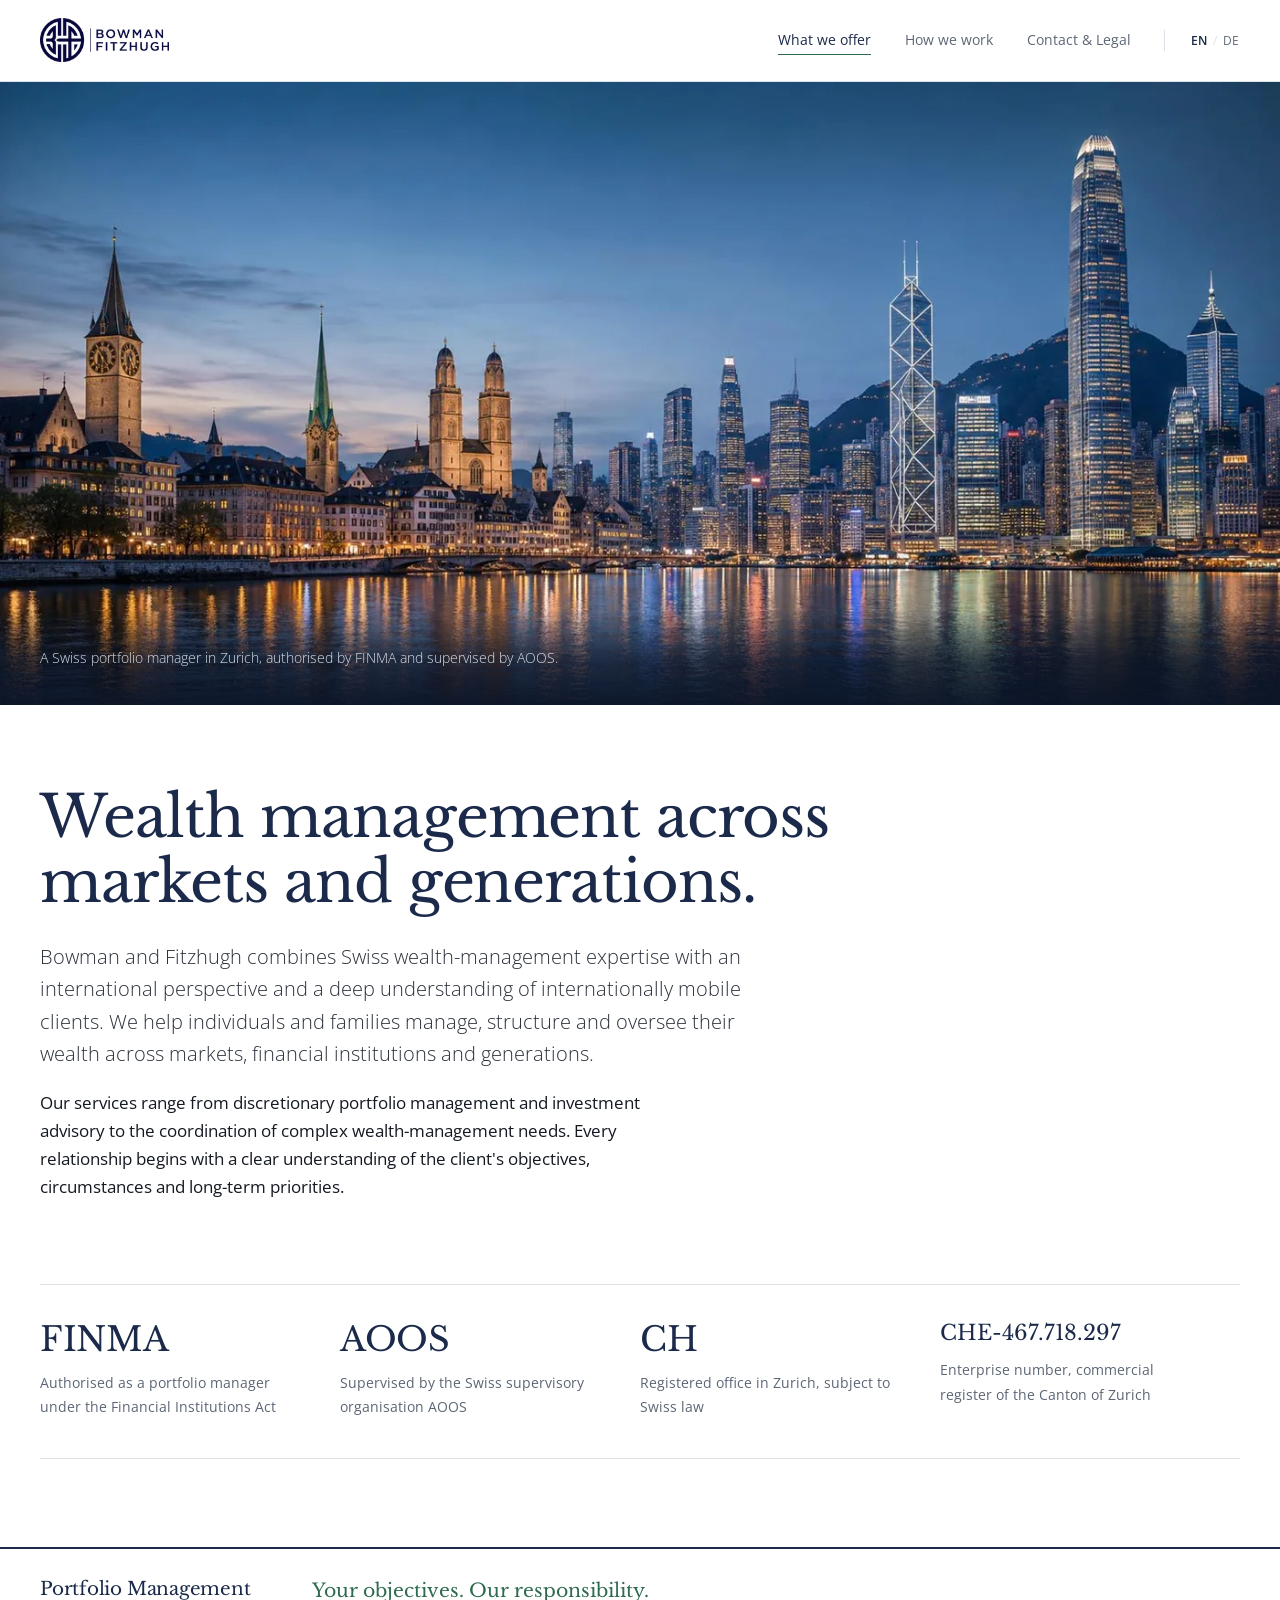
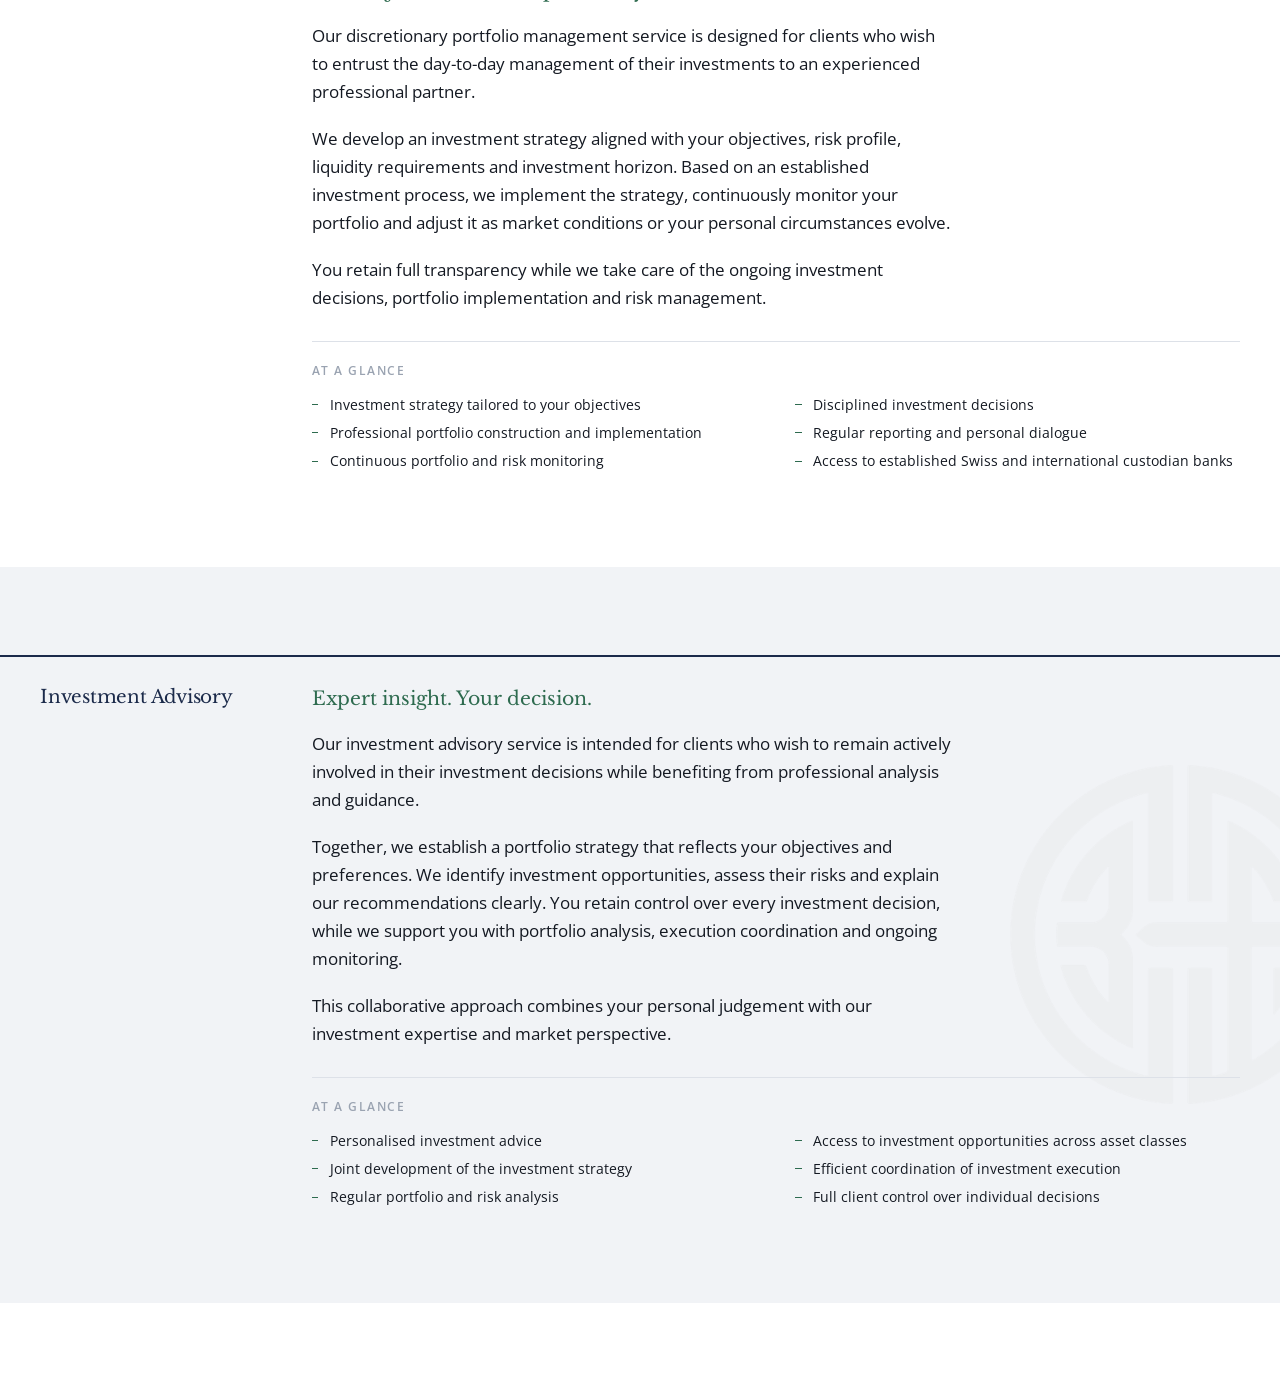
<file: index.html>
<!DOCTYPE html>
<html lang="en">
<head>
<meta charset="utf-8">
<title>Bowman and Fitzhugh AG</title>
<meta name="robots" content="noindex">
<link rel="canonical" href="https://ch.bfcapital.com/en/">
<meta http-equiv="refresh" content="0; url=/en/">
</head>
<body>
<p><a href="/en/">English</a> · <a href="/de/" lang="de-CH">Deutsch</a></p>
</body>
</html>
</file>
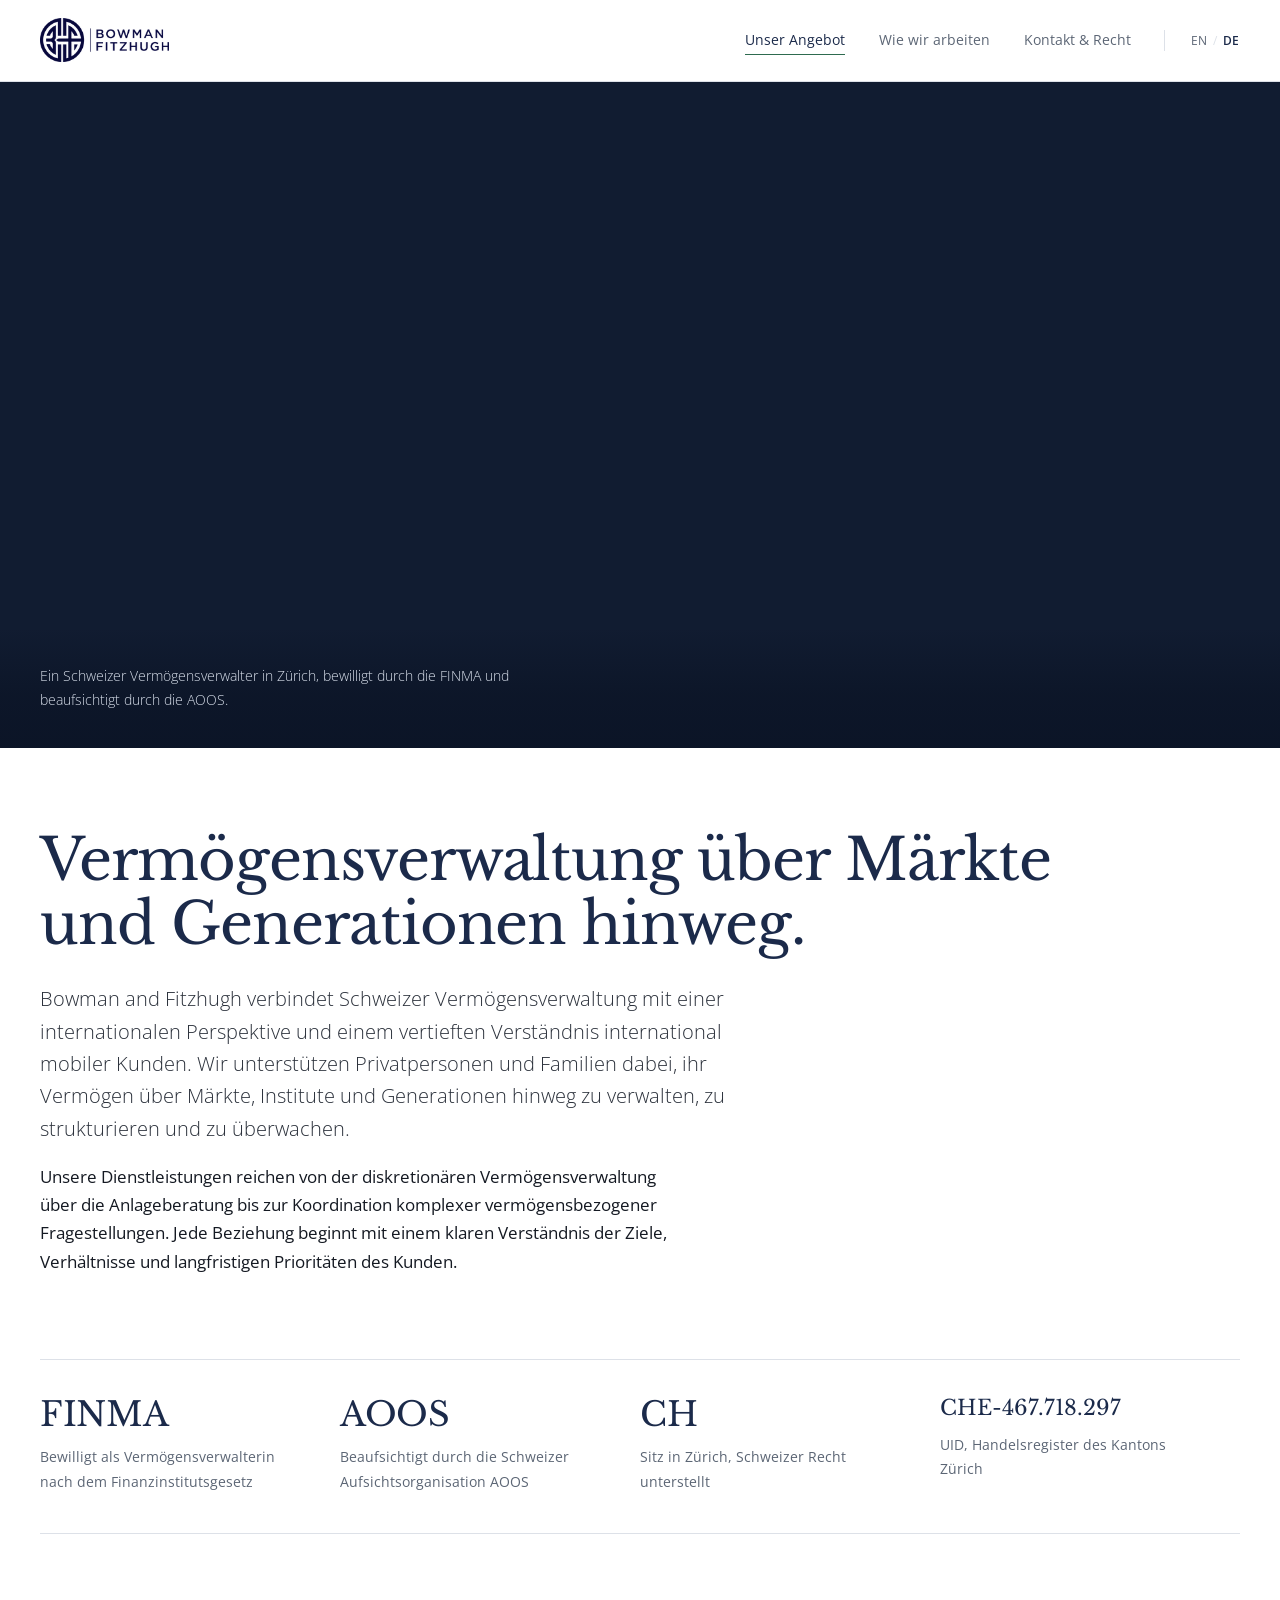
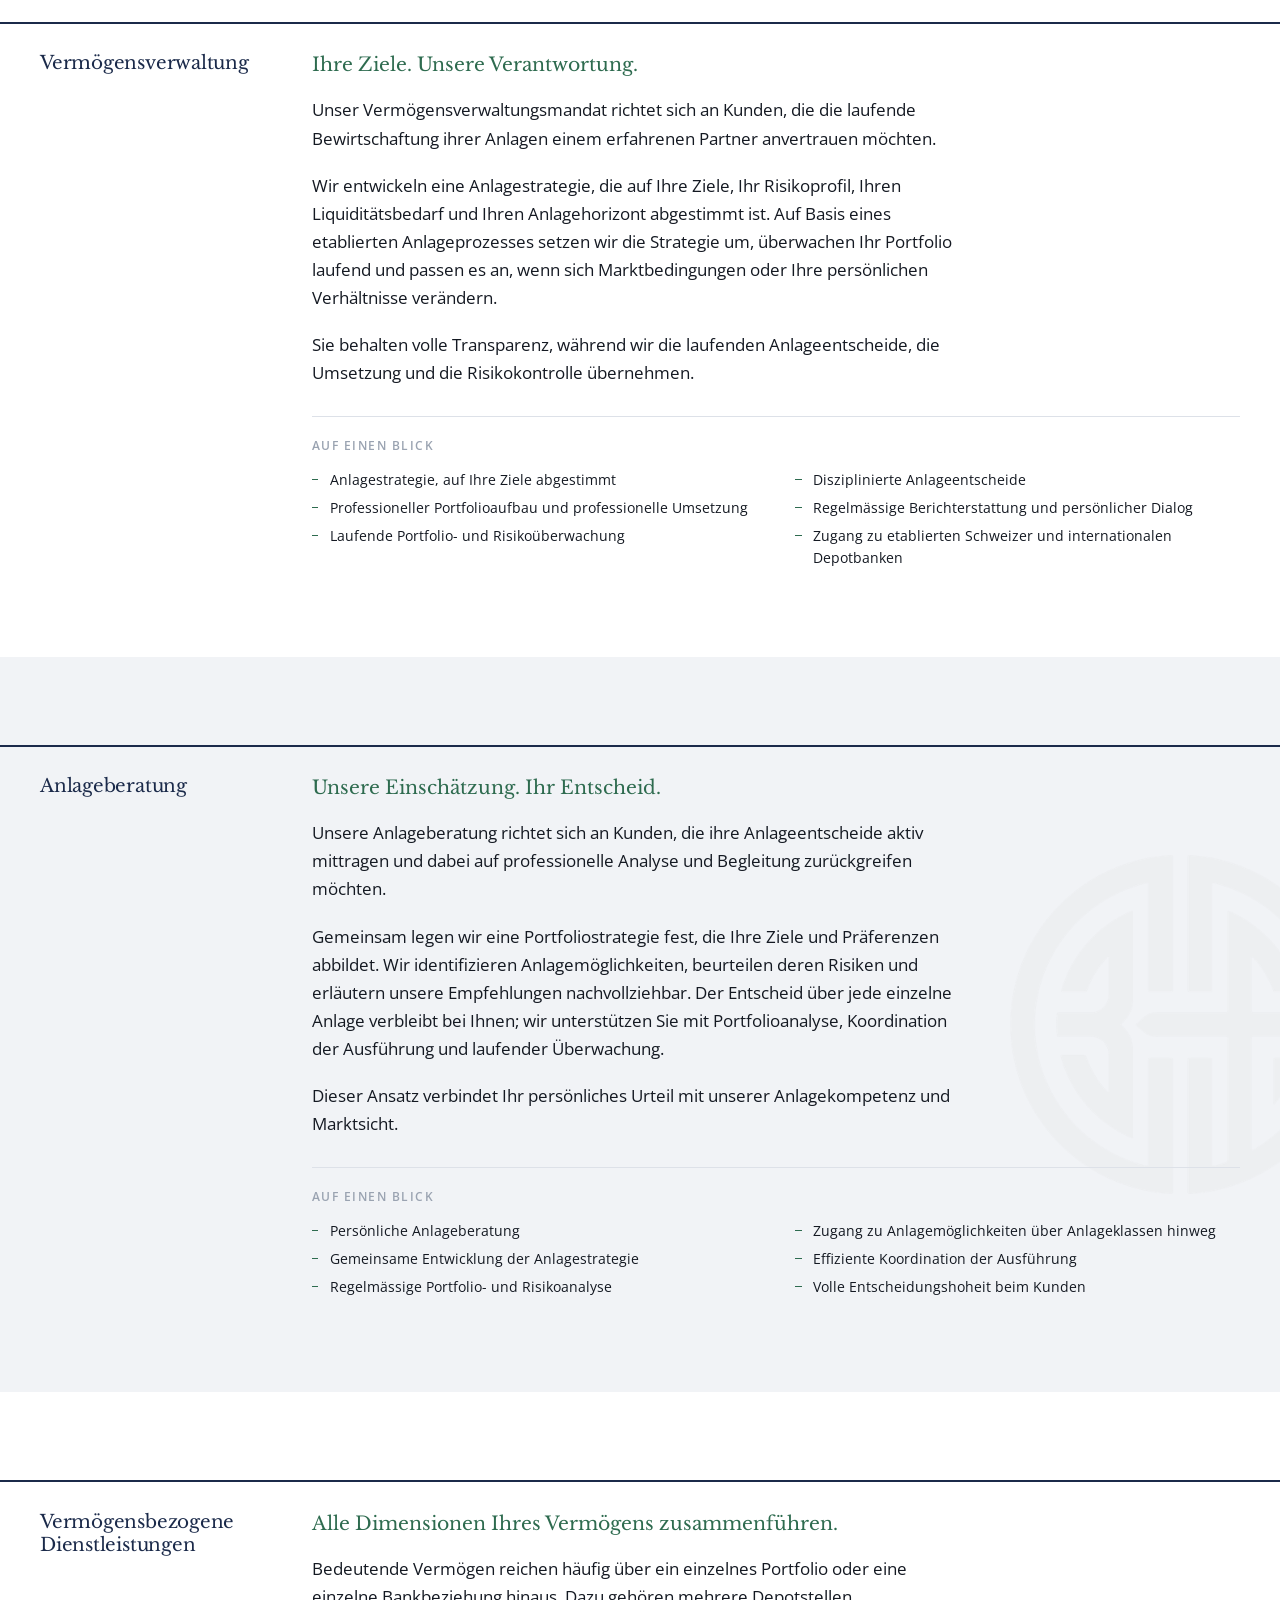
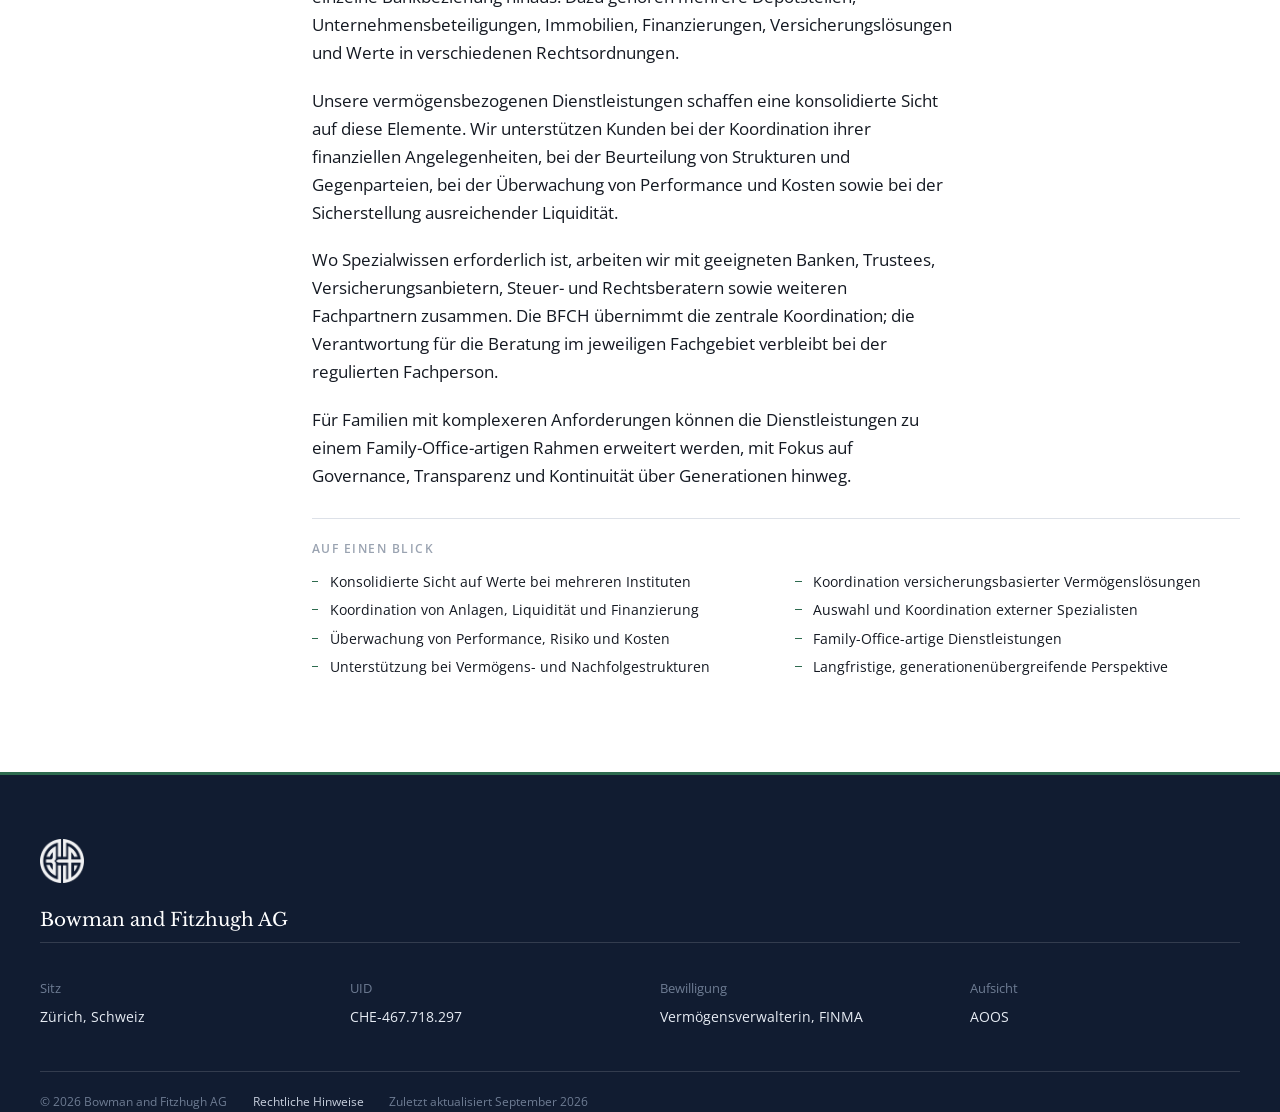
<file: de/index.html>
<!DOCTYPE html>
<html lang="de-CH">
<head>
<meta charset="utf-8">
<meta name="viewport" content="width=device-width, initial-scale=1">
<title>Bowman and Fitzhugh AG — Vermögensverwaltung, Zürich</title>
<meta name="description" content="Schweizer Vermögensverwalterin in Zürich, bewilligt durch die FINMA nach dem Finanzinstitutsgesetz und beaufsichtigt durch die AOOS.">
<link rel="canonical" href="https://ch.bfcapital.com/de/">
<link rel="alternate" hreflang="en" href="https://ch.bfcapital.com/en/">
<link rel="alternate" hreflang="de-CH" href="https://ch.bfcapital.com/de/">
<link rel="alternate" hreflang="x-default" href="https://ch.bfcapital.com/en/">
<link rel="icon" type="image/png" href="/img/favicon.png">
<meta property="og:type" content="website">
<meta property="og:site_name" content="Bowman and Fitzhugh AG">
<meta property="og:title" content="Bowman and Fitzhugh AG — Vermögensverwaltung, Zürich">
<meta property="og:description" content="Schweizer Vermögensverwalterin in Zürich, bewilligt durch die FINMA nach dem Finanzinstitutsgesetz und beaufsichtigt durch die AOOS.">
<meta property="og:url" content="https://ch.bfcapital.com/de/">
<meta property="og:image" content="https://ch.bfcapital.com/img/og-image.jpg">
<meta property="og:image:width" content="1200">
<meta property="og:image:height" content="630">
<meta property="og:locale" content="de_CH">
<meta property="og:locale:alternate" content="en_GB">
<meta name="twitter:card" content="summary_large_image">
<link rel="preload" href="/fonts/open-sans-latin-400-normal.woff2" as="font" type="font/woff2" crossorigin>
<link rel="preload" href="/fonts/libre-baskerville-latin-400-normal.woff2" as="font" type="font/woff2" crossorigin>
<link rel="stylesheet" href="/css/site.css">
<script type="application/ld+json">
{
  "@context": "https://schema.org",
  "@type": "FinancialService",
  "name": "Bowman and Fitzhugh AG",
  "legalName": "Bowman and Fitzhugh AG",
  "url": "https://ch.bfcapital.com/",
  "logo": "https://ch.bfcapital.com/img/lockup-blue.png",
  "image": "https://ch.bfcapital.com/img/og-image.jpg",
  "email": "contact@ch.bfcapital.com",
  "foundingDate": "2024-12-10",
  "address": {
    "@type": "PostalAddress",
    "streetAddress": "Dufourstrasse 49",
    "postalCode": "8008",
    "addressLocality": "Z\u00fcrich",
    "addressRegion": "ZH",
    "addressCountry": "CH"
  },
  "identifier": [
    { "@type": "PropertyValue", "propertyID": "UID", "value": "CHE-467.718.297" }
  ],
  "sameAs": [
    "https://www.zefix.ch/en/search/entity/list/firm/1669692",
    "https://www.linkedin.com/company/bowman-fitzhugh/",
    "https://bfcapital.com/"
  ],
  "areaServed": { "@type": "Country", "name": "Switzerland" },
  "availableLanguage": ["en", "de"],
  "additionalProperty": [
    { "@type": "PropertyValue", "name": "Regulator", "value": "FINMA" },
    { "@type": "PropertyValue", "name": "Authorisation", "value": "Portfolio manager under the Financial Institutions Act (FinIA)" },
    { "@type": "PropertyValue", "name": "Supervisory organisation", "value": "AOOS" },
    { "@type": "PropertyValue", "name": "Ombudsman", "value": "Finanzombudsstelle Schweiz (FINOS), affiliated 23 April 2025" },
    { "@type": "PropertyValue", "name": "Share capital", "value": "CHF 550000" }
  ]
}
</script>
</head>
<body class="de">
<header>
<div class="bar">
<a class="wordmark" href="/de/"><img alt="Bowman and Fitzhugh AG" src="/img/lockup-blue.png"/></a>
<nav>
<a aria-current="page" class="on" data-nav="home" href="/de/"><span data-l="de">Unser Angebot</span></a>
<a data-nav="firm" href="/de/wie-wir-arbeiten/"><span data-l="de">Wie wir arbeiten</span></a>
<a data-nav="contact" href="/de/kontakt-recht/"><span data-l="de">Kontakt &amp; Recht</span></a>
<span class="lang">
<a href="/en/" hreflang="en" lang="en">EN</a><i>/</i><a aria-current="true" class="on" href="/de/" hreflang="de-CH" lang="de-CH">DE</a>
</span>
</nav>
</div>
</header>

<div class="hero">
<picture>
<source media="(max-width:700px)" srcset="/img/bfch-hero-mobile.webp 900w" type="image/webp"/>
<source sizes="100vw" srcset="/img/bfch-hero-800.webp 800w, /img/bfch-hero-1100.webp 1100w, /img/bfch-hero-1400.webp 1400w, /img/bfch-hero-1600.webp 1600w" type="image/webp"/>
<img alt="Zurich's old town and the Hong Kong skyline merged into a single waterfront: St. Peter's clock tower, the Fraumunster spire and the Grossmunster twin towers on the left, the Bank of China Tower and the IFC tower on the right." decoding="async" fetchpriority="high" height="780" src="/img/bfch-hero-1400.jpg" width="1600"/>
</picture>
<div class="cap">
<div>

<p data-l="de">Ein Schweizer Vermögensverwalter in Zürich, bewilligt durch die FINMA und beaufsichtigt durch die AOOS.</p>
</div>
</div>
</div>
<main>

<div class="page on" id="p-home">
<div class="wrap mast">

<div data-l="de">
<h1>Vermögensverwaltung über Märkte<br/>und Generationen hinweg.</h1>
<p class="lede">Bowman and Fitzhugh verbindet Schweizer Vermögensverwaltung mit einer internationalen Perspektive und einem vertieften Verständnis international mobiler Kunden. Wir unterstützen Privatpersonen und Familien dabei, ihr Vermögen über Märkte, Institute und Generationen hinweg zu verwalten, zu strukturieren und zu überwachen.</p>
<p>Unsere Dienstleistungen reichen von der diskretionären Vermögensverwaltung über die Anlageberatung bis zur Koordination komplexer vermögensbezogener Fragestellungen. Jede Beziehung beginnt mit einem klaren Verständnis der Ziele, Verhältnisse und langfristigen Prioritäten des Kunden.</p>
</div>
</div>
<div class="wrap">
<div class="tiles">
<div class="tile">
<span class="tok">FINMA</span>

<p data-l="de">Bewilligt als Vermögensverwalterin nach dem Finanzinstitutsgesetz</p>
</div>
<div class="tile">
<span class="tok">AOOS</span>

<p data-l="de">Beaufsichtigt durch die Schweizer Aufsichtsorganisation AOOS</p>
</div>
<div class="tile">
<span class="tok">CH</span>

<p data-l="de">Sitz in Zürich, Schweizer Recht unterstellt</p>
</div>
<div class="tile">
<span class="tok sm">CHE-467.718.297</span>

<p data-l="de">UID, Handelsregister des Kantons Zürich</p>
</div>
</div>
</div>
<section class="block">
<div class="wrap cols svc">
<div class="side">

<h2 data-l="de">Vermögensverwaltung</h2>
</div>
<div>

<div data-l="de">
<p class="strap">Ihre Ziele. Unsere Verantwortung.</p>
<p>Unser Vermögensverwaltungsmandat richtet sich an Kunden, die die laufende Bewirtschaftung ihrer Anlagen einem erfahrenen Partner anvertrauen möchten.</p>
<p>Wir entwickeln eine Anlagestrategie, die auf Ihre Ziele, Ihr Risikoprofil, Ihren Liquiditätsbedarf und Ihren Anlagehorizont abgestimmt ist. Auf Basis eines etablierten Anlageprozesses setzen wir die Strategie um, überwachen Ihr Portfolio laufend und passen es an, wenn sich Marktbedingungen oder Ihre persönlichen Verhältnisse verändern.</p>
<p>Sie behalten volle Transparenz, während wir die laufenden Anlageentscheide, die Umsetzung und die Risikokontrolle übernehmen.</p>
<div class="glance">
<h4>AUF EINEN BLICK</h4>
<ul>
<li>Anlagestrategie, auf Ihre Ziele abgestimmt</li>
<li>Professioneller Portfolioaufbau und professionelle Umsetzung</li>
<li>Laufende Portfolio- und Risikoüberwachung</li>
<li>Disziplinierte Anlageentscheide</li>
<li>Regelmässige Berichterstattung und persönlicher Dialog</li>
<li>Zugang zu etablierten Schweizer und internationalen Depotbanken</li>
</ul>
</div>
</div>
</div>
</div>
</section>
<section class="block wash mark">
<div class="wrap cols svc">
<div class="side">

<h2 data-l="de">Anlageberatung</h2>
</div>
<div>

<div data-l="de">
<p class="strap">Unsere Einschätzung. Ihr Entscheid.</p>
<p>Unsere Anlageberatung richtet sich an Kunden, die ihre Anlageentscheide aktiv mittragen und dabei auf professionelle Analyse und Begleitung zurückgreifen möchten.</p>
<p>Gemeinsam legen wir eine Portfoliostrategie fest, die Ihre Ziele und Präferenzen abbildet. Wir identifizieren Anlagemöglichkeiten, beurteilen deren Risiken und erläutern unsere Empfehlungen nachvollziehbar. Der Entscheid über jede einzelne Anlage verbleibt bei Ihnen; wir unterstützen Sie mit Portfolioanalyse, Koordination der Ausführung und laufender Überwachung.</p>
<p>Dieser Ansatz verbindet Ihr persönliches Urteil mit unserer Anlagekompetenz und Marktsicht.</p>
<div class="glance">
<h4>AUF EINEN BLICK</h4>
<ul>
<li>Persönliche Anlageberatung</li>
<li>Gemeinsame Entwicklung der Anlagestrategie</li>
<li>Regelmässige Portfolio- und Risikoanalyse</li>
<li>Zugang zu Anlagemöglichkeiten über Anlageklassen hinweg</li>
<li>Effiziente Koordination der Ausführung</li>
<li>Volle Entscheidungshoheit beim Kunden</li>
</ul>
</div>
</div>
</div>
</div>
</section>
<section class="block">
<div class="wrap cols svc">
<div class="side">

<h2 data-l="de">Vermögensbezogene Dienstleistungen</h2>
</div>
<div>

<div data-l="de">
<p class="strap">Alle Dimensionen Ihres Vermögens zusammenführen.</p>
<p>Bedeutende Vermögen reichen häufig über ein einzelnes Portfolio oder eine einzelne Bankbeziehung hinaus. Dazu gehören mehrere Depotstellen, Unternehmensbeteiligungen, Immobilien, Finanzierungen, Versicherungslösungen und Werte in verschiedenen Rechtsordnungen.</p>
<p>Unsere vermögensbezogenen Dienstleistungen schaffen eine konsolidierte Sicht auf diese Elemente. Wir unterstützen Kunden bei der Koordination ihrer finanziellen Angelegenheiten, bei der Beurteilung von Strukturen und Gegenparteien, bei der Überwachung von Performance und Kosten sowie bei der Sicherstellung ausreichender Liquidität.</p>
<p>Wo Spezialwissen erforderlich ist, arbeiten wir mit geeigneten Banken, Trustees, Versicherungsanbietern, Steuer- und Rechtsberatern sowie weiteren Fachpartnern zusammen. Die BFCH übernimmt die zentrale Koordination; die Verantwortung für die Beratung im jeweiligen Fachgebiet verbleibt bei der regulierten Fachperson.</p>
<p>Für Familien mit komplexeren Anforderungen können die Dienstleistungen zu einem Family-Office-artigen Rahmen erweitert werden, mit Fokus auf Governance, Transparenz und Kontinuität über Generationen hinweg.</p>
<div class="glance">
<h4>AUF EINEN BLICK</h4>
<ul>
<li>Konsolidierte Sicht auf Werte bei mehreren Instituten</li>
<li>Koordination von Anlagen, Liquidität und Finanzierung</li>
<li>Überwachung von Performance, Risiko und Kosten</li>
<li>Unterstützung bei Vermögens- und Nachfolgestrukturen</li>
<li>Koordination versicherungsbasierter Vermögenslösungen</li>
<li>Auswahl und Koordination externer Spezialisten</li>
<li>Family-Office-artige Dienstleistungen</li>
<li>Langfristige, generationenübergreifende Perspektive</li>
</ul>
</div>
</div>
</div>
</div>
</section>
</div>




</main>
<footer>
<div class="fin">
<img alt="" class="fmark" src="/img/mark-white.png"/>
<p class="fname">Bowman and Fitzhugh AG</p>
<div class="fcols">
<div>

<h4 data-l="de">Sitz</h4>

<p class="val" data-l="de">Zürich, Schweiz</p>
</div>
<div>

<h4 data-l="de">UID</h4>
<p class="val">CHE-467.718.297</p>
</div>
<div>

<h4 data-l="de">Bewilligung</h4>

<p class="val" data-l="de">Vermögensverwalterin, FINMA</p>
</div>
<div>

<h4 data-l="de">Aufsicht</h4>
<p class="val">AOOS</p>
</div>
</div>
<div class="fbot">
<span>© 2026 Bowman and Fitzhugh AG</span>
<a href="/de/kontakt-recht/"><span data-l="de">Rechtliche Hinweise</span></a>

<span data-l="de">Zuletzt aktualisiert September 2026</span>
</div>
</div>
</footer>

</body>
</html>
</file>
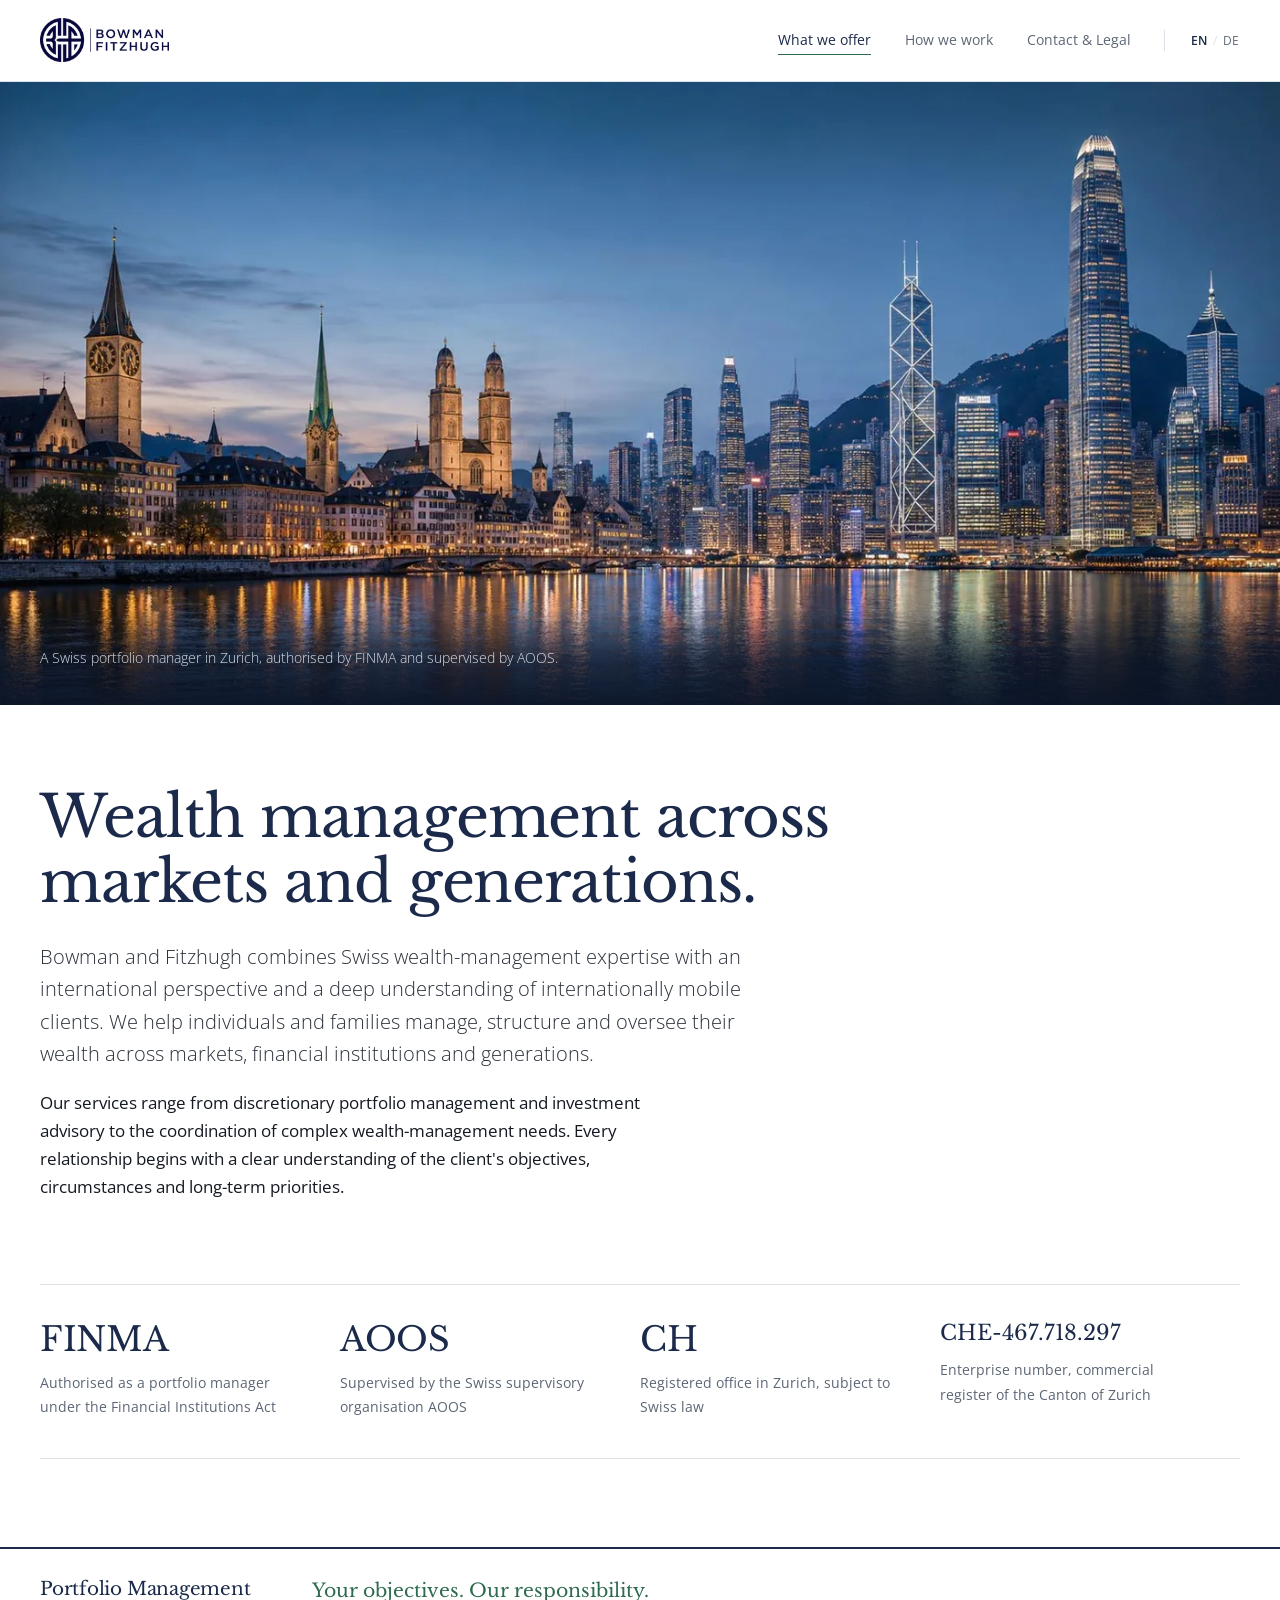
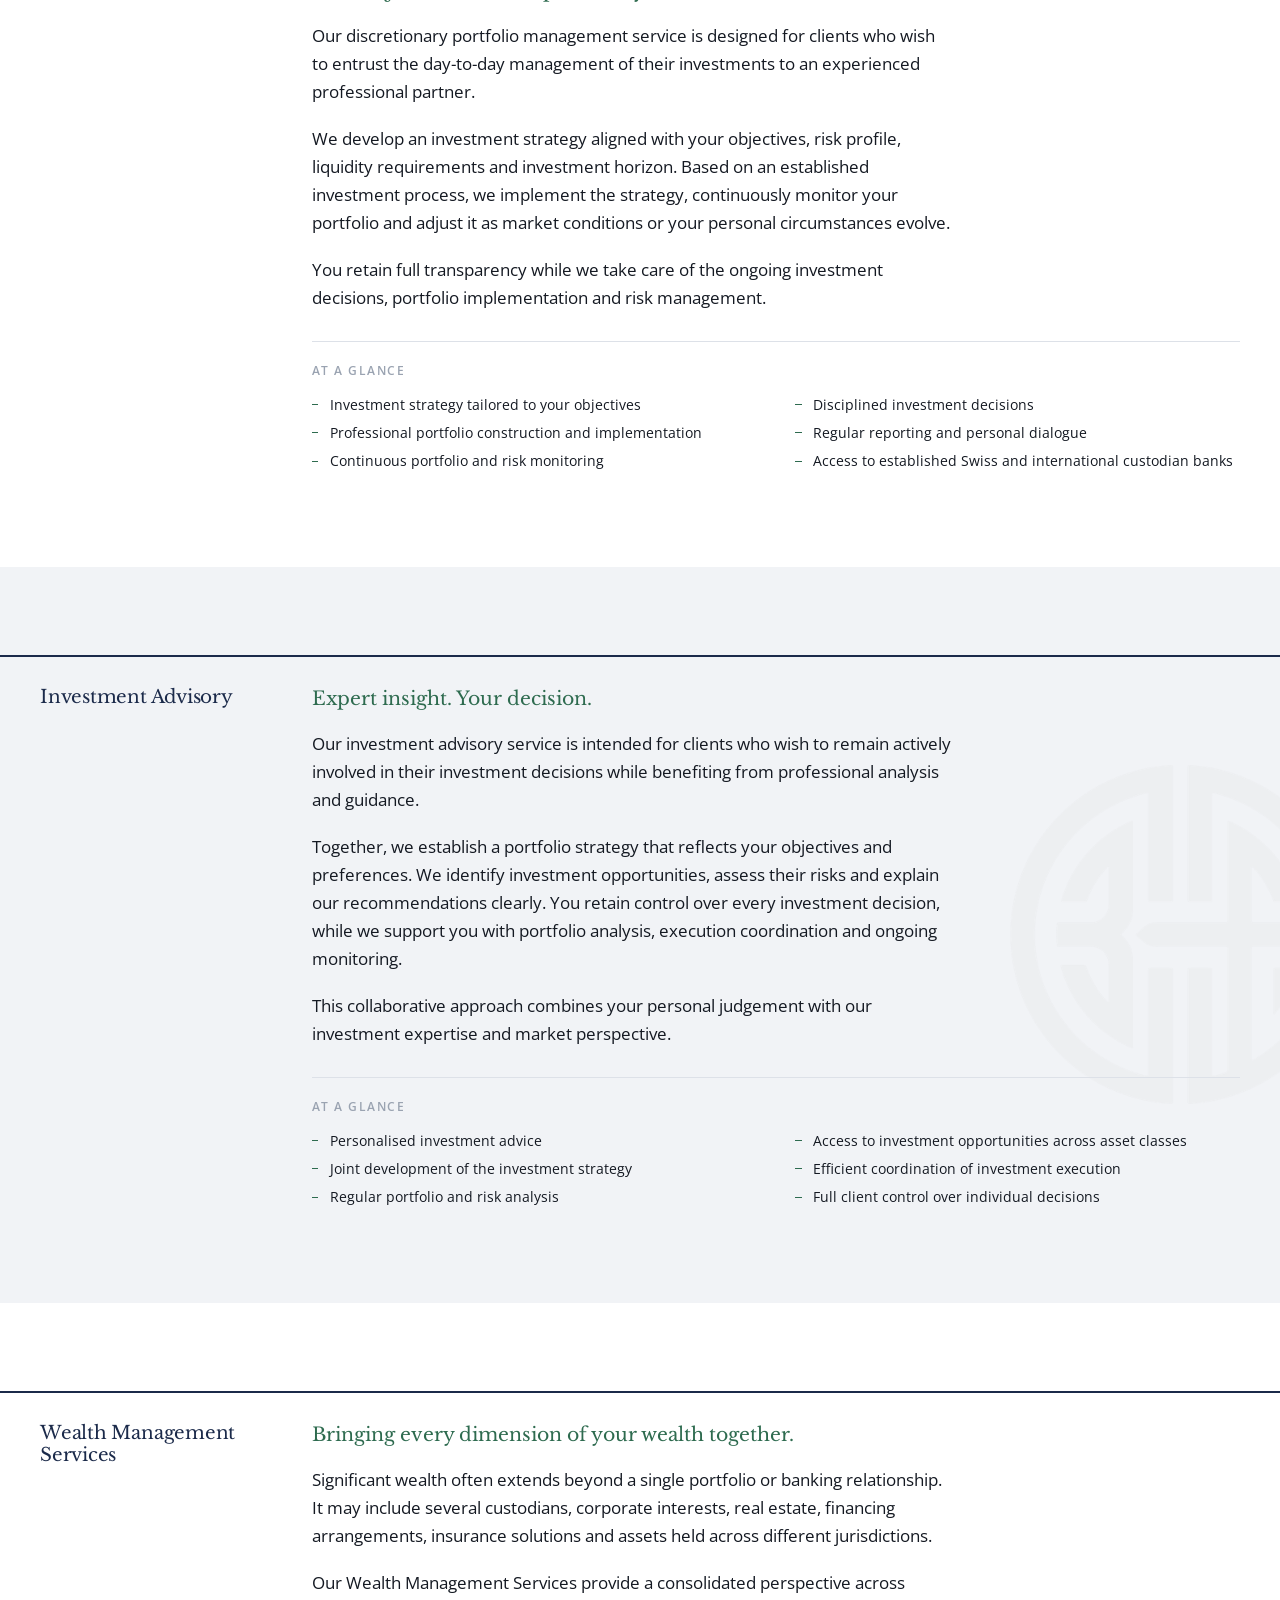
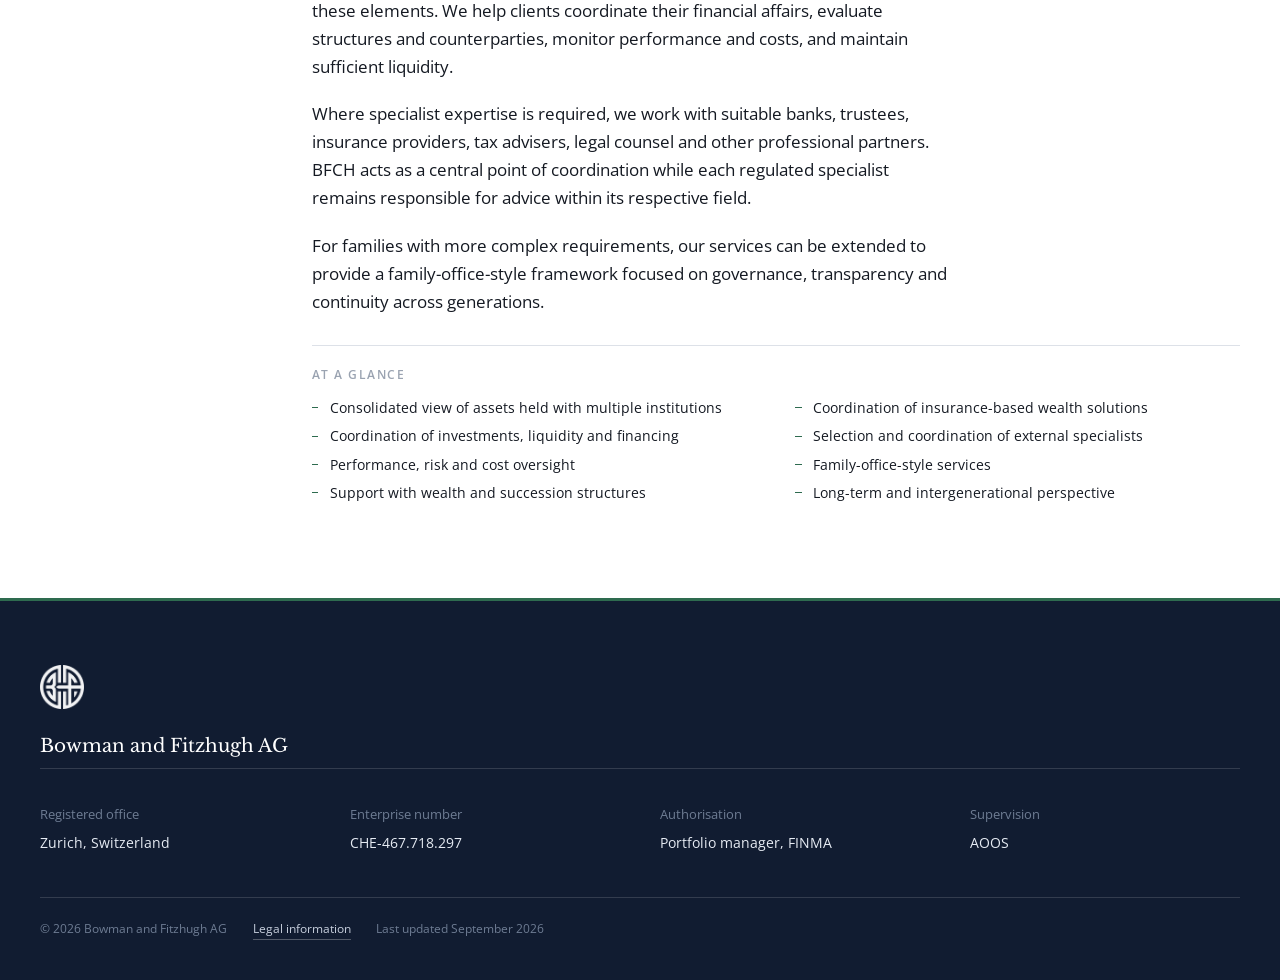
<file: en/index.html>
<!DOCTYPE html>
<html lang="en">
<head>
<meta charset="utf-8">
<meta name="viewport" content="width=device-width, initial-scale=1">
<title>Bowman and Fitzhugh AG — Portfolio management, Zurich</title>
<meta name="description" content="Swiss portfolio manager in Zurich, authorised by FINMA under the Financial Institutions Act and supervised by AOOS. Discretionary and advisory mandates.">
<link rel="canonical" href="https://ch.bfcapital.com/en/">
<link rel="alternate" hreflang="en" href="https://ch.bfcapital.com/en/">
<link rel="alternate" hreflang="de-CH" href="https://ch.bfcapital.com/de/">
<link rel="alternate" hreflang="x-default" href="https://ch.bfcapital.com/en/">
<link rel="icon" type="image/png" href="/img/favicon.png">
<meta property="og:type" content="website">
<meta property="og:site_name" content="Bowman and Fitzhugh AG">
<meta property="og:title" content="Bowman and Fitzhugh AG — Portfolio management, Zurich">
<meta property="og:description" content="Swiss portfolio manager in Zurich, authorised by FINMA under the Financial Institutions Act and supervised by AOOS. Discretionary and advisory mandates.">
<meta property="og:url" content="https://ch.bfcapital.com/en/">
<meta property="og:image" content="https://ch.bfcapital.com/img/og-image.jpg">
<meta property="og:image:width" content="1200">
<meta property="og:image:height" content="630">
<meta property="og:locale" content="en_GB">
<meta property="og:locale:alternate" content="de_CH">
<meta name="twitter:card" content="summary_large_image">
<link rel="preload" href="/fonts/open-sans-latin-400-normal.woff2" as="font" type="font/woff2" crossorigin>
<link rel="preload" href="/fonts/libre-baskerville-latin-400-normal.woff2" as="font" type="font/woff2" crossorigin>
<link rel="stylesheet" href="/css/site.css">
<script type="application/ld+json">
{
  "@context": "https://schema.org",
  "@type": "FinancialService",
  "name": "Bowman and Fitzhugh AG",
  "legalName": "Bowman and Fitzhugh AG",
  "url": "https://ch.bfcapital.com/",
  "logo": "https://ch.bfcapital.com/img/lockup-blue.png",
  "image": "https://ch.bfcapital.com/img/og-image.jpg",
  "email": "contact@ch.bfcapital.com",
  "foundingDate": "2024-12-10",
  "address": {
    "@type": "PostalAddress",
    "streetAddress": "Dufourstrasse 49",
    "postalCode": "8008",
    "addressLocality": "Z\u00fcrich",
    "addressRegion": "ZH",
    "addressCountry": "CH"
  },
  "identifier": [
    { "@type": "PropertyValue", "propertyID": "UID", "value": "CHE-467.718.297" }
  ],
  "sameAs": [
    "https://www.zefix.ch/en/search/entity/list/firm/1669692",
    "https://www.linkedin.com/company/bowman-fitzhugh/",
    "https://bfcapital.com/"
  ],
  "areaServed": { "@type": "Country", "name": "Switzerland" },
  "availableLanguage": ["en", "de"],
  "additionalProperty": [
    { "@type": "PropertyValue", "name": "Regulator", "value": "FINMA" },
    { "@type": "PropertyValue", "name": "Authorisation", "value": "Portfolio manager under the Financial Institutions Act (FinIA)" },
    { "@type": "PropertyValue", "name": "Supervisory organisation", "value": "AOOS" },
    { "@type": "PropertyValue", "name": "Ombudsman", "value": "Finanzombudsstelle Schweiz (FINOS), affiliated 23 April 2025" },
    { "@type": "PropertyValue", "name": "Share capital", "value": "CHF 550000" }
  ]
}
</script>
</head>
<body class="en">
<header>
<div class="bar">
<a class="wordmark" href="/en/"><img alt="Bowman and Fitzhugh AG" src="/img/lockup-blue.png"/></a>
<nav>
<a aria-current="page" class="on" data-nav="home" href="/en/"><span data-l="en">What we offer</span></a>
<a data-nav="firm" href="/en/how-we-work/"><span data-l="en">How we work</span></a>
<a data-nav="contact" href="/en/contact-legal/"><span data-l="en">Contact &amp; Legal</span></a>
<span class="lang">
<a aria-current="true" class="on" href="/en/" hreflang="en" lang="en">EN</a><i>/</i><a href="/de/" hreflang="de-CH" lang="de-CH">DE</a>
</span>
</nav>
</div>
</header>

<div class="hero">
<picture>
<source media="(max-width:700px)" srcset="/img/bfch-hero-mobile.webp 900w" type="image/webp"/>
<source sizes="100vw" srcset="/img/bfch-hero-800.webp 800w, /img/bfch-hero-1100.webp 1100w, /img/bfch-hero-1400.webp 1400w, /img/bfch-hero-1600.webp 1600w" type="image/webp"/>
<img alt="Zurich's old town and the Hong Kong skyline merged into a single waterfront: St. Peter's clock tower, the Fraumunster spire and the Grossmunster twin towers on the left, the Bank of China Tower and the IFC tower on the right." decoding="async" fetchpriority="high" height="780" src="/img/bfch-hero-1400.jpg" width="1600"/>
</picture>
<div class="cap">
<div>
<p data-l="en">A Swiss portfolio manager in Zurich, authorised by FINMA and supervised by AOOS.</p>

</div>
</div>
</div>
<main>

<div class="page on" id="p-home">
<div class="wrap mast">
<div data-l="en">
<h1>Wealth management across<br/>markets and generations.</h1>
<p class="lede">Bowman and Fitzhugh combines Swiss wealth-management expertise with an international perspective and a deep understanding of internationally mobile clients. We help individuals and families manage, structure and oversee their wealth across markets, financial institutions and generations.</p>
<p>Our services range from discretionary portfolio management and investment advisory to the coordination of complex wealth-management needs. Every relationship begins with a clear understanding of the client's objectives, circumstances and long-term priorities.</p>
</div>

</div>
<div class="wrap">
<div class="tiles">
<div class="tile">
<span class="tok">FINMA</span>
<p data-l="en">Authorised as a portfolio manager under the Financial Institutions Act</p>

</div>
<div class="tile">
<span class="tok">AOOS</span>
<p data-l="en">Supervised by the Swiss supervisory organisation AOOS</p>

</div>
<div class="tile">
<span class="tok">CH</span>
<p data-l="en">Registered office in Zurich, subject to Swiss law</p>

</div>
<div class="tile">
<span class="tok sm">CHE-467.718.297</span>
<p data-l="en">Enterprise number, commercial register of the Canton of Zurich</p>

</div>
</div>
</div>
<section class="block">
<div class="wrap cols svc">
<div class="side">
<h2 data-l="en">Portfolio Management</h2>

</div>
<div>
<div data-l="en">
<p class="strap">Your objectives. Our responsibility.</p>
<p>Our discretionary portfolio management service is designed for clients who wish to entrust the day-to-day management of their investments to an experienced professional partner.</p>
<p>We develop an investment strategy aligned with your objectives, risk profile, liquidity requirements and investment horizon. Based on an established investment process, we implement the strategy, continuously monitor your portfolio and adjust it as market conditions or your personal circumstances evolve.</p>
<p>You retain full transparency while we take care of the ongoing investment decisions, portfolio implementation and risk management.</p>
<div class="glance">
<h4>AT A GLANCE</h4>
<ul>
<li>Investment strategy tailored to your objectives</li>
<li>Professional portfolio construction and implementation</li>
<li>Continuous portfolio and risk monitoring</li>
<li>Disciplined investment decisions</li>
<li>Regular reporting and personal dialogue</li>
<li>Access to established Swiss and international custodian banks</li>
</ul>
</div>
</div>

</div>
</div>
</section>
<section class="block wash mark">
<div class="wrap cols svc">
<div class="side">
<h2 data-l="en">Investment Advisory</h2>

</div>
<div>
<div data-l="en">
<p class="strap">Expert insight. Your decision.</p>
<p>Our investment advisory service is intended for clients who wish to remain actively involved in their investment decisions while benefiting from professional analysis and guidance.</p>
<p>Together, we establish a portfolio strategy that reflects your objectives and preferences. We identify investment opportunities, assess their risks and explain our recommendations clearly. You retain control over every investment decision, while we support you with portfolio analysis, execution coordination and ongoing monitoring.</p>
<p>This collaborative approach combines your personal judgement with our investment expertise and market perspective.</p>
<div class="glance">
<h4>AT A GLANCE</h4>
<ul>
<li>Personalised investment advice</li>
<li>Joint development of the investment strategy</li>
<li>Regular portfolio and risk analysis</li>
<li>Access to investment opportunities across asset classes</li>
<li>Efficient coordination of investment execution</li>
<li>Full client control over individual decisions</li>
</ul>
</div>
</div>

</div>
</div>
</section>
<section class="block">
<div class="wrap cols svc">
<div class="side">
<h2 data-l="en">Wealth Management Services</h2>

</div>
<div>
<div data-l="en">
<p class="strap">Bringing every dimension of your wealth together.</p>
<p>Significant wealth often extends beyond a single portfolio or banking relationship. It may include several custodians, corporate interests, real estate, financing arrangements, insurance solutions and assets held across different jurisdictions.</p>
<p>Our Wealth Management Services provide a consolidated perspective across these elements. We help clients coordinate their financial affairs, evaluate structures and counterparties, monitor performance and costs, and maintain sufficient liquidity.</p>
<p>Where specialist expertise is required, we work with suitable banks, trustees, insurance providers, tax advisers, legal counsel and other professional partners. BFCH acts as a central point of coordination while each regulated specialist remains responsible for advice within its respective field.</p>
<p>For families with more complex requirements, our services can be extended to provide a family-office-style framework focused on governance, transparency and continuity across generations.</p>
<div class="glance">
<h4>AT A GLANCE</h4>
<ul>
<li>Consolidated view of assets held with multiple institutions</li>
<li>Coordination of investments, liquidity and financing</li>
<li>Performance, risk and cost oversight</li>
<li>Support with wealth and succession structures</li>
<li>Coordination of insurance-based wealth solutions</li>
<li>Selection and coordination of external specialists</li>
<li>Family-office-style services</li>
<li>Long-term and intergenerational perspective</li>
</ul>
</div>
</div>

</div>
</div>
</section>
</div>




</main>
<footer>
<div class="fin">
<img alt="" class="fmark" src="/img/mark-white.png"/>
<p class="fname">Bowman and Fitzhugh AG</p>
<div class="fcols">
<div>
<h4 data-l="en">Registered office</h4>

<p class="val" data-l="en">Zurich, Switzerland</p>

</div>
<div>
<h4 data-l="en">Enterprise number</h4>

<p class="val">CHE-467.718.297</p>
</div>
<div>
<h4 data-l="en">Authorisation</h4>

<p class="val" data-l="en">Portfolio manager, FINMA</p>

</div>
<div>
<h4 data-l="en">Supervision</h4>

<p class="val">AOOS</p>
</div>
</div>
<div class="fbot">
<span>© 2026 Bowman and Fitzhugh AG</span>
<a href="/en/contact-legal/"><span data-l="en">Legal information</span></a>
<span data-l="en">Last updated September 2026</span>

</div>
</div>
</footer>

</body>
</html>
</file>
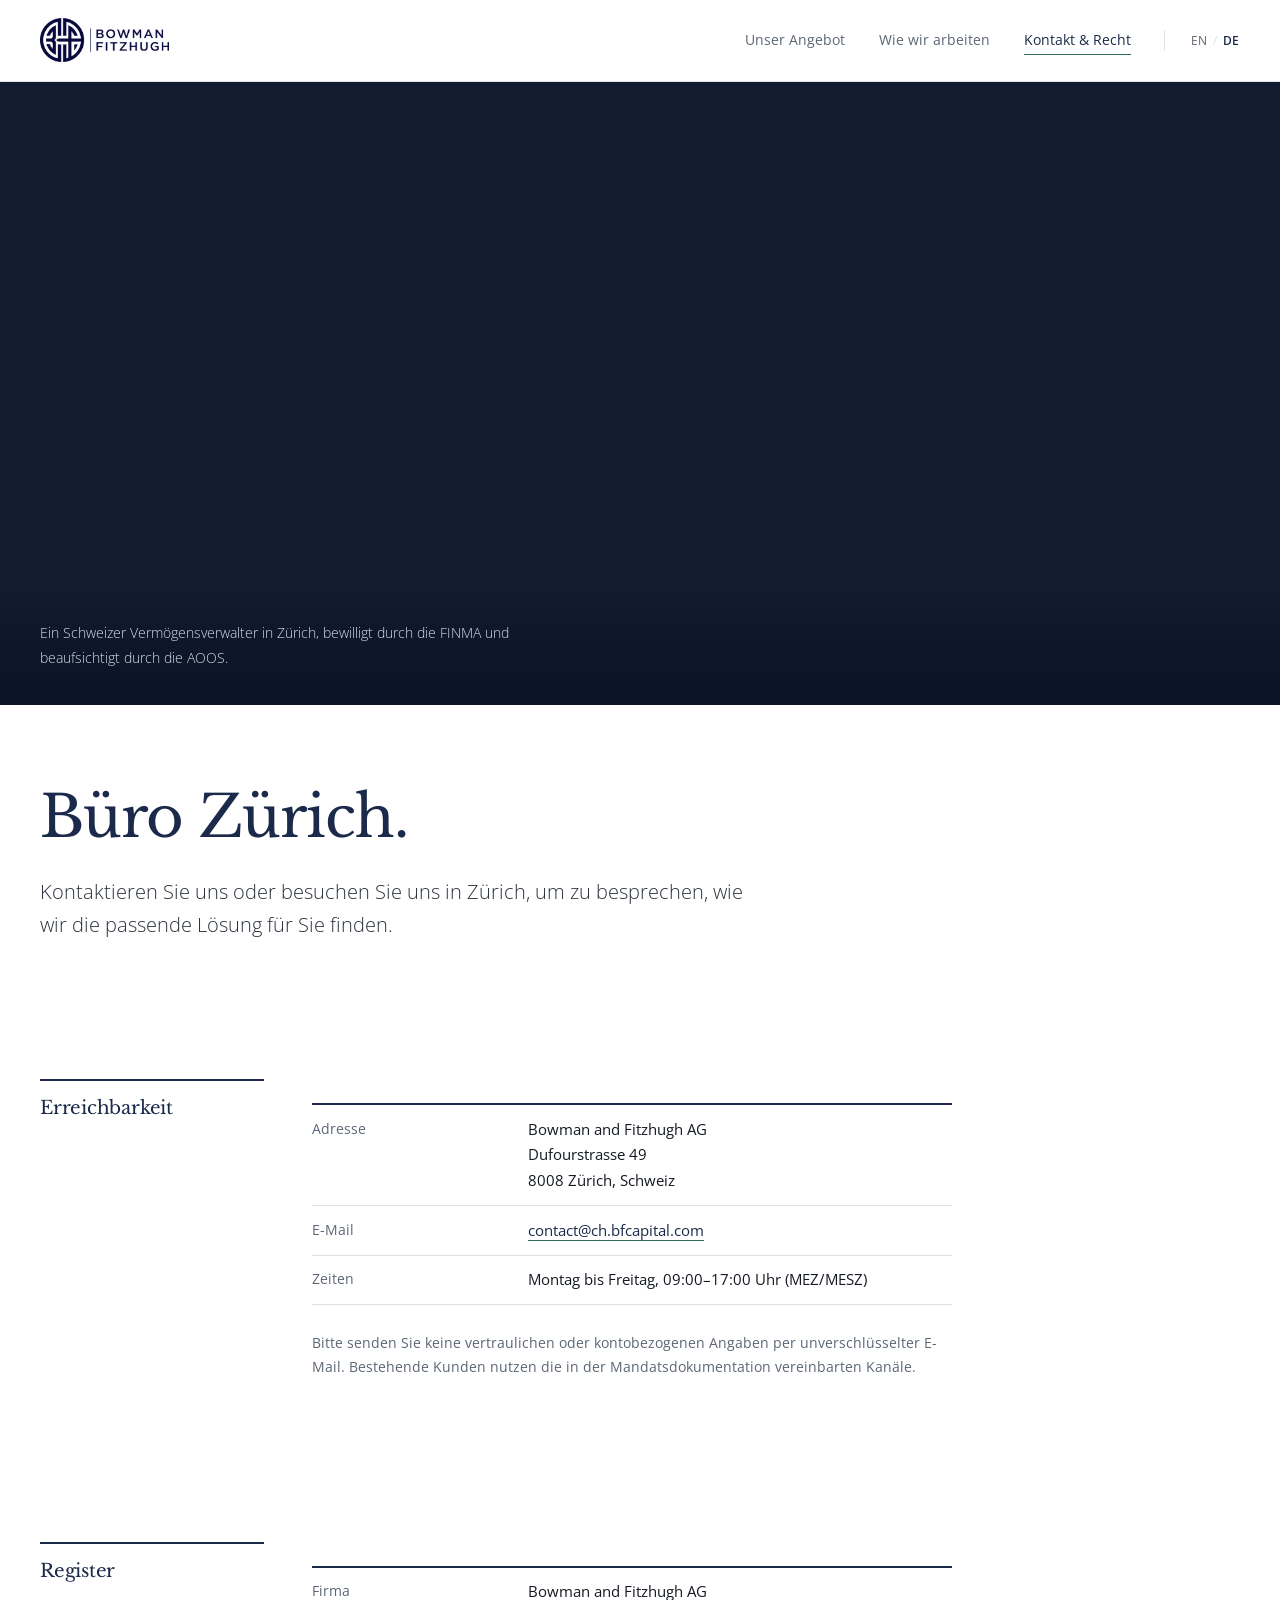
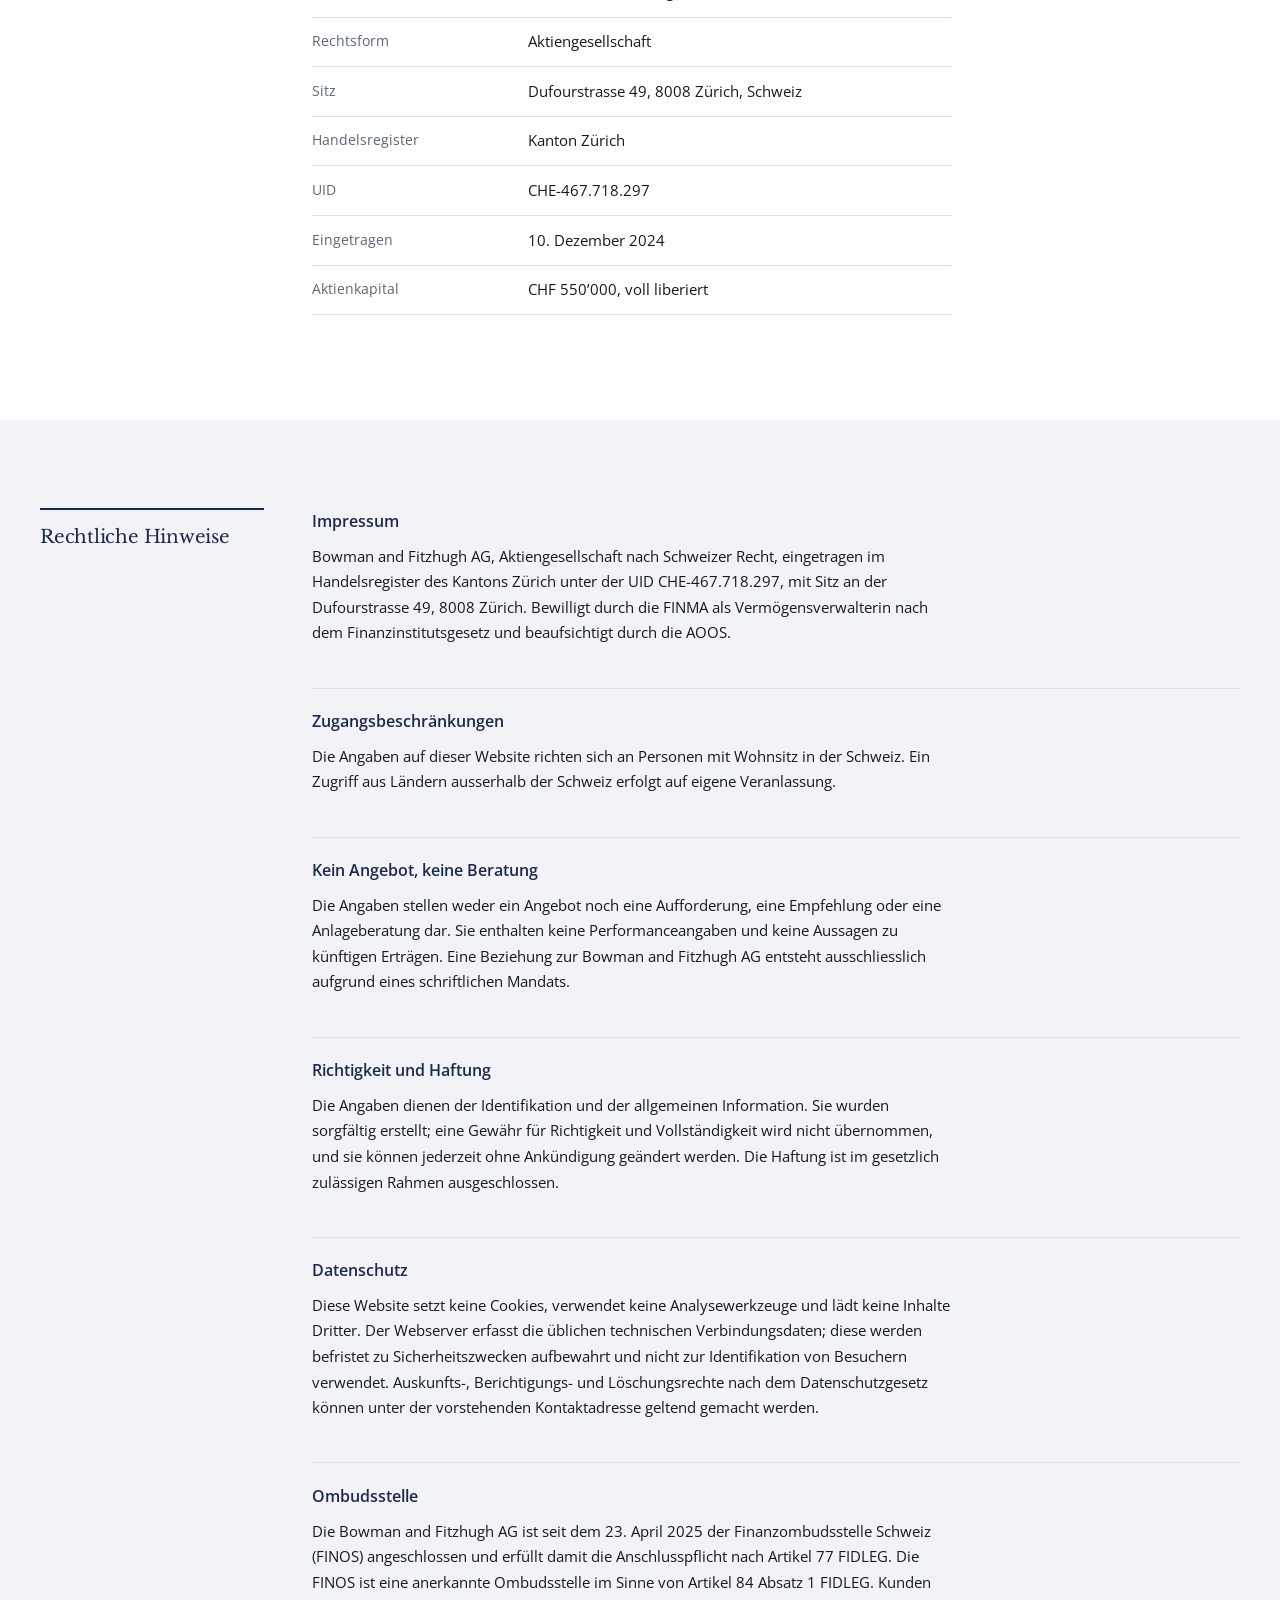
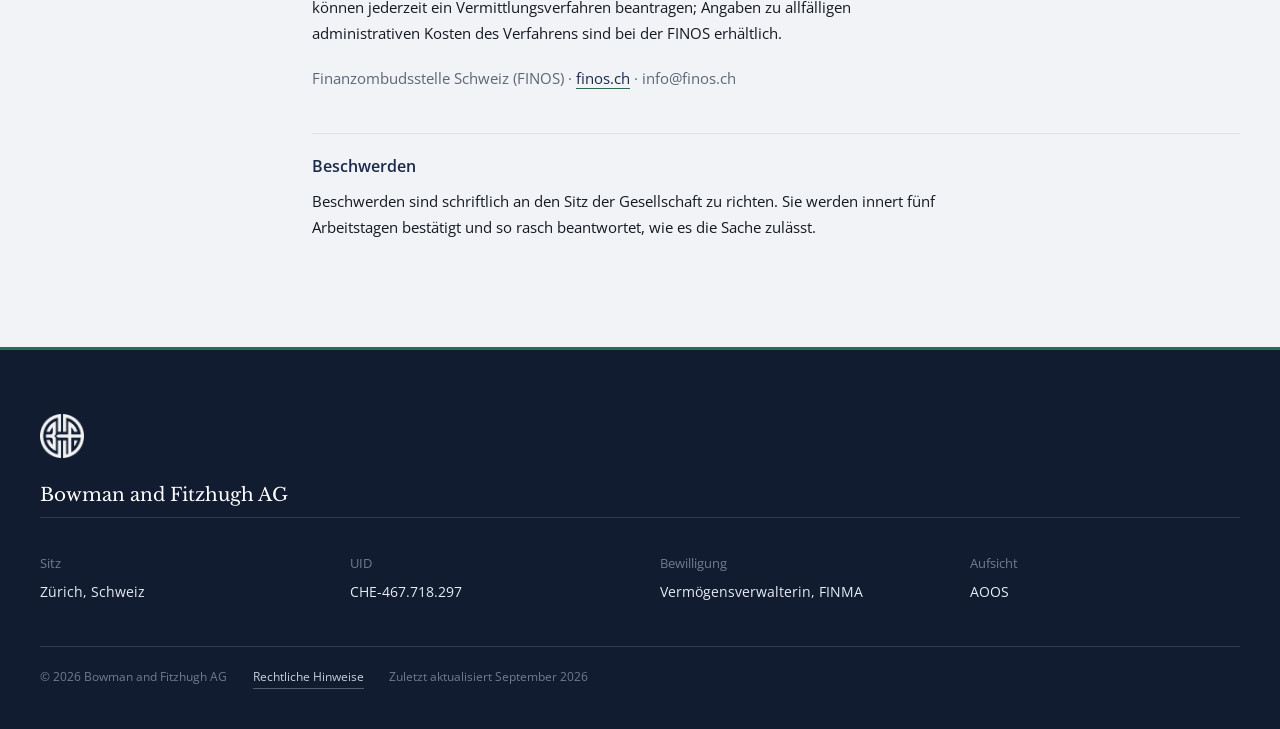
<file: de/kontakt-recht/index.html>
<!DOCTYPE html>
<html lang="de-CH">
<head>
<meta charset="utf-8">
<meta name="viewport" content="width=device-width, initial-scale=1">
<title>Kontakt und rechtliche Hinweise — Bowman and Fitzhugh AG</title>
<meta name="description" content="Sitz Dufourstrasse 49, 8008 Zürich. Impressum, Zugangsbeschränkungen, Datenschutz und Ombudsstelle.">
<link rel="canonical" href="https://ch.bfcapital.com/de/kontakt-recht/">
<link rel="alternate" hreflang="en" href="https://ch.bfcapital.com/en/contact-legal/">
<link rel="alternate" hreflang="de-CH" href="https://ch.bfcapital.com/de/kontakt-recht/">
<link rel="alternate" hreflang="x-default" href="https://ch.bfcapital.com/en/contact-legal/">
<link rel="icon" type="image/png" href="/img/favicon.png">
<meta property="og:type" content="website">
<meta property="og:site_name" content="Bowman and Fitzhugh AG">
<meta property="og:title" content="Kontakt und rechtliche Hinweise — Bowman and Fitzhugh AG">
<meta property="og:description" content="Sitz Dufourstrasse 49, 8008 Zürich. Impressum, Zugangsbeschränkungen, Datenschutz und Ombudsstelle.">
<meta property="og:url" content="https://ch.bfcapital.com/de/kontakt-recht/">
<meta property="og:image" content="https://ch.bfcapital.com/img/og-image.jpg">
<meta property="og:image:width" content="1200">
<meta property="og:image:height" content="630">
<meta property="og:locale" content="de_CH">
<meta property="og:locale:alternate" content="en_GB">
<meta name="twitter:card" content="summary_large_image">
<link rel="preload" href="/fonts/open-sans-latin-400-normal.woff2" as="font" type="font/woff2" crossorigin>
<link rel="preload" href="/fonts/libre-baskerville-latin-400-normal.woff2" as="font" type="font/woff2" crossorigin>
<link rel="stylesheet" href="/css/site.css">
</head>
<body class="de">
<header>
<div class="bar">
<a class="wordmark" href="/de/"><img alt="Bowman and Fitzhugh AG" src="/img/lockup-blue.png"/></a>
<nav>
<a data-nav="home" href="/de/"><span data-l="de">Unser Angebot</span></a>
<a data-nav="firm" href="/de/wie-wir-arbeiten/"><span data-l="de">Wie wir arbeiten</span></a>
<a aria-current="page" class="on" data-nav="contact" href="/de/kontakt-recht/"><span data-l="de">Kontakt &amp; Recht</span></a>
<span class="lang">
<a href="/en/contact-legal/" hreflang="en" lang="en">EN</a><i>/</i><a aria-current="true" class="on" href="/de/kontakt-recht/" hreflang="de-CH" lang="de-CH">DE</a>
</span>
</nav>
</div>
</header>

<div class="hero">
<picture>
<source media="(max-width:700px)" srcset="/img/bfch-hero-mobile.webp 900w" type="image/webp"/>
<source sizes="100vw" srcset="/img/bfch-hero-800.webp 800w, /img/bfch-hero-1100.webp 1100w, /img/bfch-hero-1400.webp 1400w, /img/bfch-hero-1600.webp 1600w" type="image/webp"/>
<img alt="Zurich's old town and the Hong Kong skyline merged into a single waterfront: St. Peter's clock tower, the Fraumunster spire and the Grossmunster twin towers on the left, the Bank of China Tower and the IFC tower on the right." decoding="async" fetchpriority="high" height="780" src="/img/bfch-hero-1400.jpg" width="1600"/>
</picture>
<div class="cap">
<div>

<p data-l="de">Ein Schweizer Vermögensverwalter in Zürich, bewilligt durch die FINMA und beaufsichtigt durch die AOOS.</p>
</div>
</div>
</div>
<main>





<div class="page on" id="p-contact">
<div class="wrap mast">

<div data-l="de">
<h1>Büro Zürich.</h1>
<p class="lede">Kontaktieren Sie uns oder besuchen Sie uns in Zürich, um zu besprechen, wie wir die passende Lösung für Sie finden.</p>
</div>
</div>
<section class="block tight">
<div class="wrap cols">
<div class="side">

<h2 data-l="de">Erreichbarkeit</h2>
</div>
<div>


<dl class="record" data-l="de">
<div class="row"><dt>Adresse</dt><dd>Bowman and Fitzhugh AG<br/>Dufourstrasse 49<br/>8008 Zürich, Schweiz</dd></div>
<div class="row"><dt>E-Mail</dt><dd><a href="mailto:contact@ch.bfcapital.com">contact@ch.bfcapital.com</a></dd></div>
<div class="row"><dt>Zeiten</dt><dd>Montag bis Freitag, 09:00–17:00 Uhr (MEZ/MESZ)</dd></div>
</dl>
<p class="note" data-l="de" style="margin-top:1.6rem">Bitte senden Sie keine vertraulichen oder kontobezogenen Angaben per unverschlüsselter E-Mail. Bestehende Kunden nutzen die in der Mandatsdokumentation vereinbarten Kanäle.</p>
</div>
</div>
</section>
<section class="block">
<div class="wrap cols">
<div class="side">

<h2 data-l="de">Register</h2>
</div>
<div>

<dl class="record" data-l="de">
<div class="row"><dt>Firma</dt><dd>Bowman and Fitzhugh AG</dd></div>
<div class="row"><dt>Rechtsform</dt><dd>Aktiengesellschaft</dd></div>
<div class="row"><dt>Sitz</dt><dd>Dufourstrasse 49, 8008 Zürich, Schweiz</dd></div>
<div class="row"><dt>Handelsregister</dt><dd>Kanton Zürich</dd></div>
<div class="row"><dt>UID</dt><dd>CHE-467.718.297</dd></div>
<div class="row"><dt>Eingetragen</dt><dd>10. Dezember 2024</dd></div>
<div class="row"><dt>Aktienkapital</dt><dd>CHF 550’000, voll liberiert</dd></div>
</dl>
</div>
</div>
</section>
<section class="block wash legal">
<div class="wrap cols">
<div class="side">

<h2 data-l="de">Rechtliche Hinweise</h2>
</div>
<div>

<div data-l="de">
<h3>Impressum</h3>
<p>Bowman and Fitzhugh AG, Aktiengesellschaft nach Schweizer Recht, eingetragen im Handelsregister des Kantons Zürich unter der UID CHE-467.718.297, mit Sitz an der Dufourstrasse 49, 8008 Zürich. Bewilligt durch die FINMA als Vermögensverwalterin nach dem Finanzinstitutsgesetz und beaufsichtigt durch die AOOS.</p>
<h3>Zugangsbeschränkungen</h3>
<p>Die Angaben auf dieser Website richten sich an Personen mit Wohnsitz in der Schweiz. Ein Zugriff aus Ländern ausserhalb der Schweiz erfolgt auf eigene Veranlassung.</p>
<h3>Kein Angebot, keine Beratung</h3>
<p>Die Angaben stellen weder ein Angebot noch eine Aufforderung, eine Empfehlung oder eine Anlageberatung dar. Sie enthalten keine Performanceangaben und keine Aussagen zu künftigen Erträgen. Eine Beziehung zur Bowman and Fitzhugh AG entsteht ausschliesslich aufgrund eines schriftlichen Mandats.</p>
<h3>Richtigkeit und Haftung</h3>
<p>Die Angaben dienen der Identifikation und der allgemeinen Information. Sie wurden sorgfältig erstellt; eine Gewähr für Richtigkeit und Vollständigkeit wird nicht übernommen, und sie können jederzeit ohne Ankündigung geändert werden. Die Haftung ist im gesetzlich zulässigen Rahmen ausgeschlossen.</p>
<h3>Datenschutz</h3>
<p>Diese Website setzt keine Cookies, verwendet keine Analysewerkzeuge und lädt keine Inhalte Dritter. Der Webserver erfasst die üblichen technischen Verbindungsdaten; diese werden befristet zu Sicherheitszwecken aufbewahrt und nicht zur Identifikation von Besuchern verwendet. Auskunfts-, Berichtigungs- und Löschungsrechte nach dem Datenschutzgesetz können unter der vorstehenden Kontaktadresse geltend gemacht werden.</p>
<h3>Ombudsstelle</h3>
<p>Die Bowman and Fitzhugh AG ist seit dem 23. April 2025 der Finanzombudsstelle Schweiz (FINOS) angeschlossen und erfüllt damit die Anschlusspflicht nach Artikel 77 FIDLEG. Die FINOS ist eine anerkannte Ombudsstelle im Sinne von Artikel 84 Absatz 1 FIDLEG. Kunden können jederzeit ein Vermittlungsverfahren beantragen; Angaben zu allfälligen administrativen Kosten des Verfahrens sind bei der FINOS erhältlich.</p>
<p class="note">Finanzombudsstelle Schweiz (FINOS) · <a href="https://www.finos.ch/" rel="noopener" target="_blank">finos.ch</a> · info@finos.ch</p>
<h3>Beschwerden</h3>
<p>Beschwerden sind schriftlich an den Sitz der Gesellschaft zu richten. Sie werden innert fünf Arbeitstagen bestätigt und so rasch beantwortet, wie es die Sache zulässt.</p>
</div>
</div>
</div>
</section>
</div>
</main>
<footer>
<div class="fin">
<img alt="" class="fmark" src="/img/mark-white.png"/>
<p class="fname">Bowman and Fitzhugh AG</p>
<div class="fcols">
<div>

<h4 data-l="de">Sitz</h4>

<p class="val" data-l="de">Zürich, Schweiz</p>
</div>
<div>

<h4 data-l="de">UID</h4>
<p class="val">CHE-467.718.297</p>
</div>
<div>

<h4 data-l="de">Bewilligung</h4>

<p class="val" data-l="de">Vermögensverwalterin, FINMA</p>
</div>
<div>

<h4 data-l="de">Aufsicht</h4>
<p class="val">AOOS</p>
</div>
</div>
<div class="fbot">
<span>© 2026 Bowman and Fitzhugh AG</span>
<a href="/de/kontakt-recht/"><span data-l="de">Rechtliche Hinweise</span></a>

<span data-l="de">Zuletzt aktualisiert September 2026</span>
</div>
</div>
</footer>

</body>
</html>
</file>
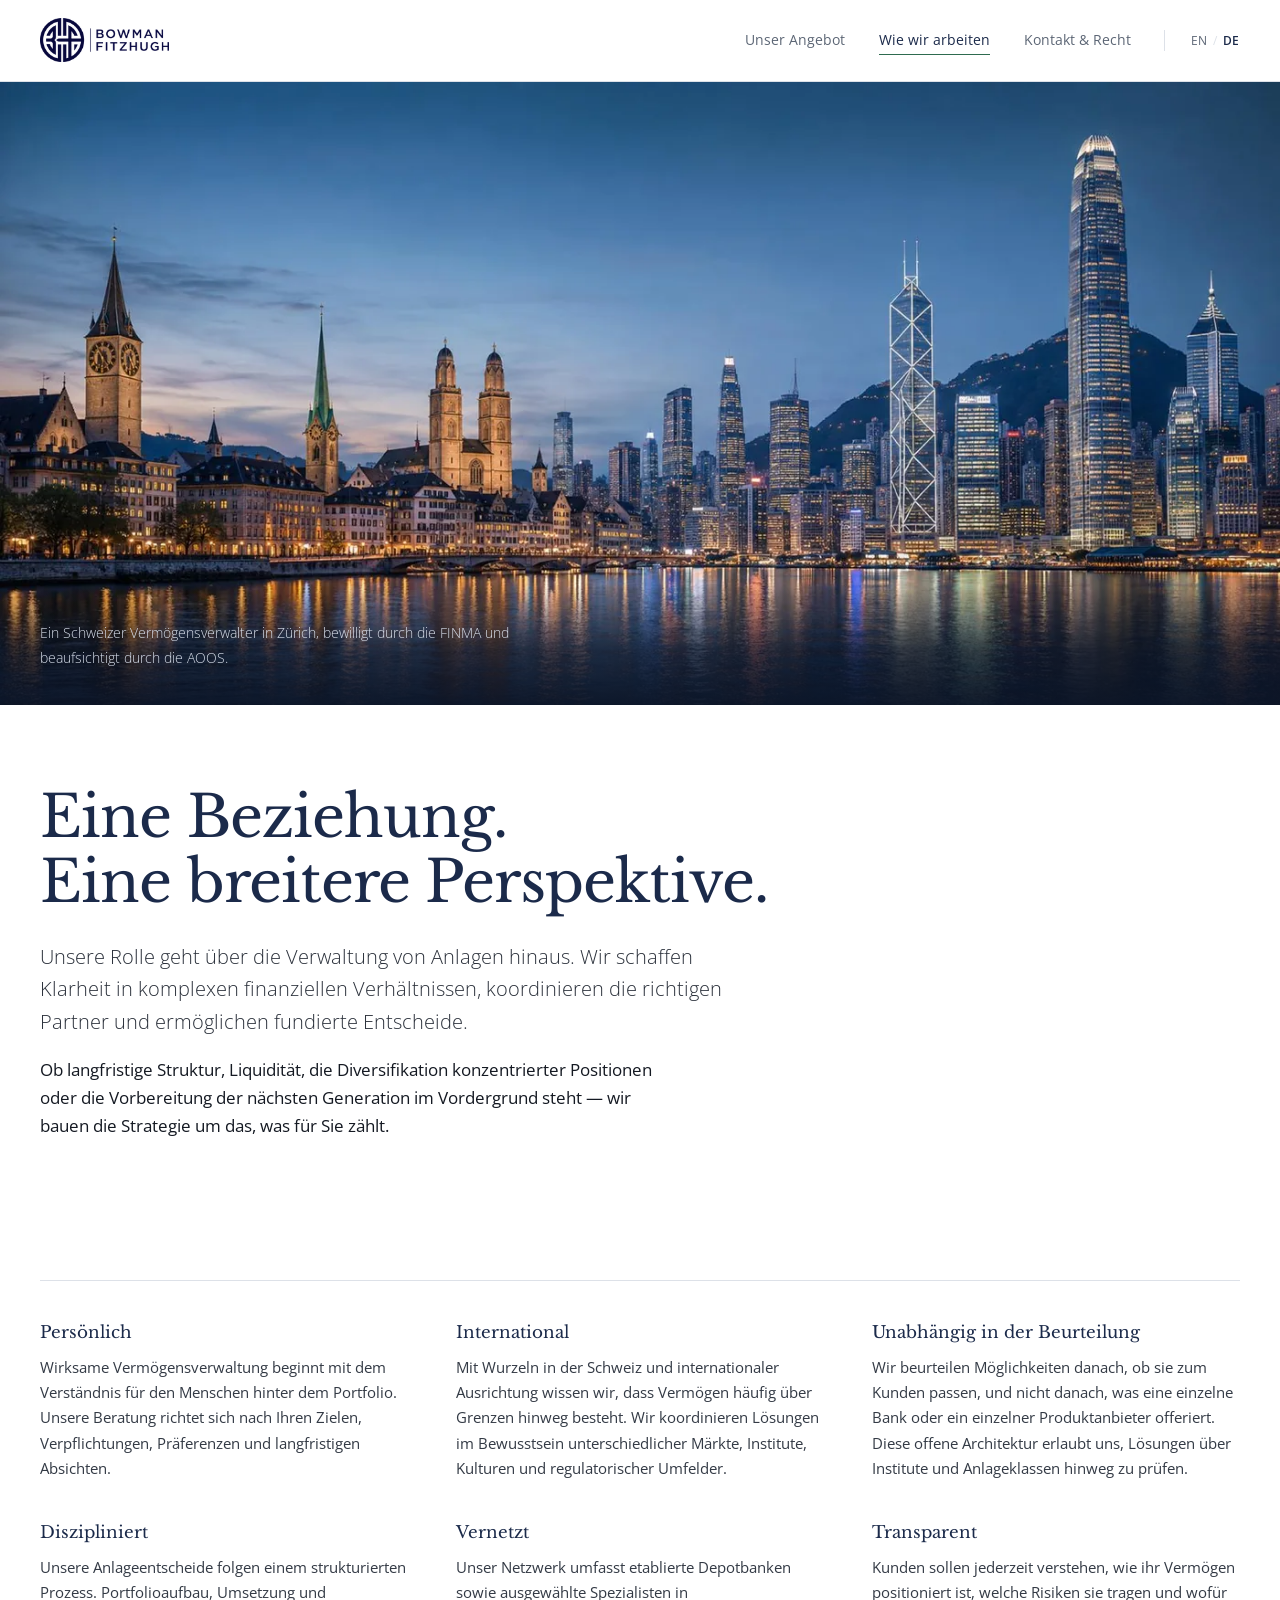
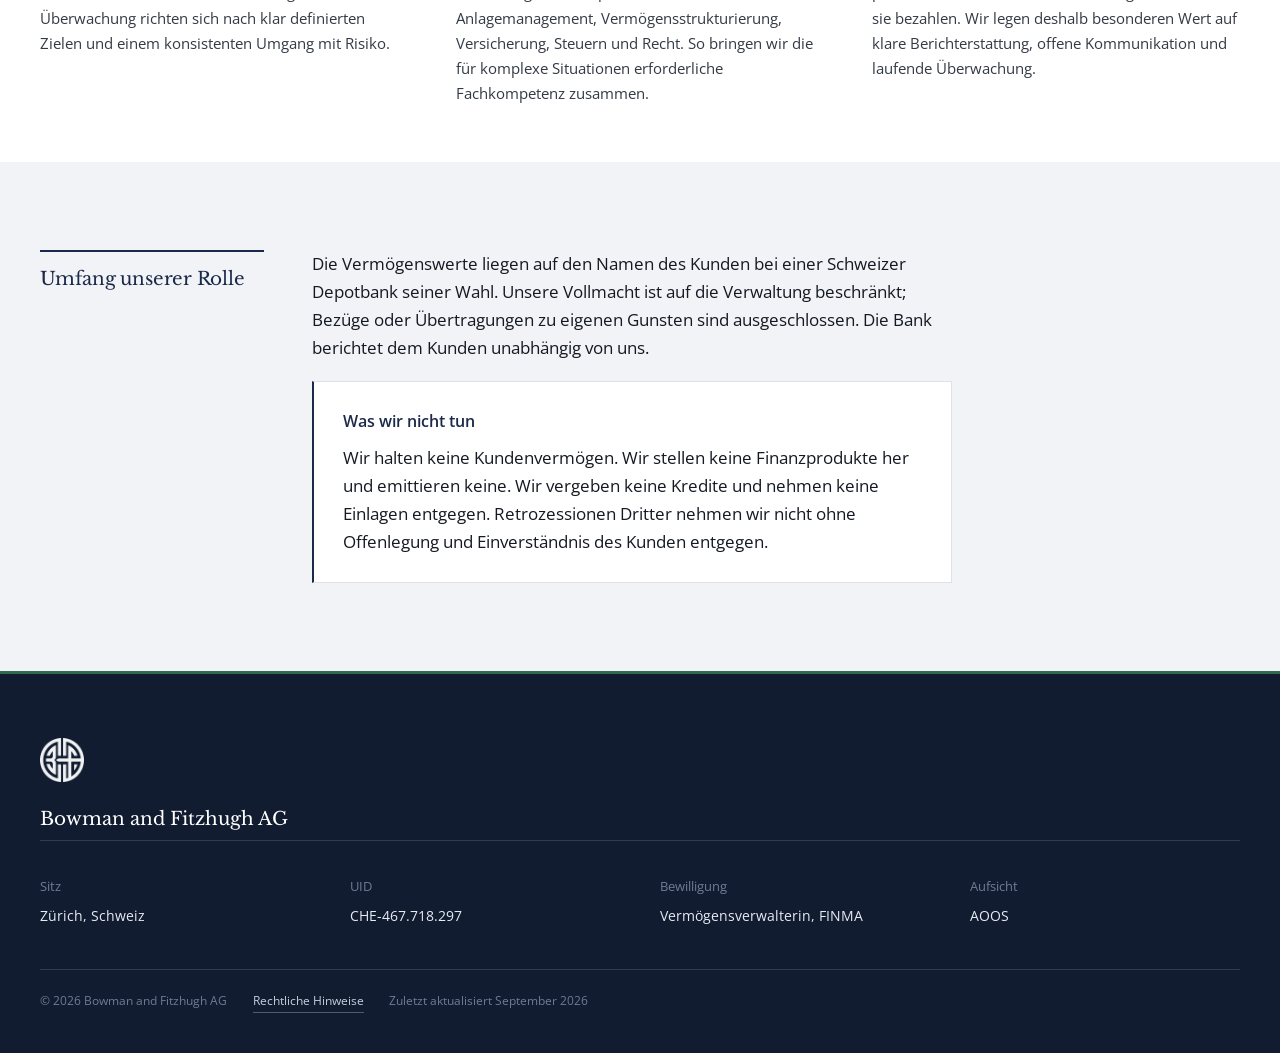
<file: de/wie-wir-arbeiten/index.html>
<!DOCTYPE html>
<html lang="de-CH">
<head>
<meta charset="utf-8">
<meta name="viewport" content="width=device-width, initial-scale=1">
<title>Wie wir arbeiten — Bowman and Fitzhugh AG</title>
<meta name="description" content="Persönlich, diszipliniert, transparent. Die Vermögenswerte liegen bei Schweizer Depotbanken; wir halten keine Kundenvermögen.">
<link rel="canonical" href="https://ch.bfcapital.com/de/wie-wir-arbeiten/">
<link rel="alternate" hreflang="en" href="https://ch.bfcapital.com/en/how-we-work/">
<link rel="alternate" hreflang="de-CH" href="https://ch.bfcapital.com/de/wie-wir-arbeiten/">
<link rel="alternate" hreflang="x-default" href="https://ch.bfcapital.com/en/how-we-work/">
<link rel="icon" type="image/png" href="/img/favicon.png">
<meta property="og:type" content="website">
<meta property="og:site_name" content="Bowman and Fitzhugh AG">
<meta property="og:title" content="Wie wir arbeiten — Bowman and Fitzhugh AG">
<meta property="og:description" content="Persönlich, diszipliniert, transparent. Die Vermögenswerte liegen bei Schweizer Depotbanken; wir halten keine Kundenvermögen.">
<meta property="og:url" content="https://ch.bfcapital.com/de/wie-wir-arbeiten/">
<meta property="og:image" content="https://ch.bfcapital.com/img/og-image.jpg">
<meta property="og:image:width" content="1200">
<meta property="og:image:height" content="630">
<meta property="og:locale" content="de_CH">
<meta property="og:locale:alternate" content="en_GB">
<meta name="twitter:card" content="summary_large_image">
<link rel="preload" href="/fonts/open-sans-latin-400-normal.woff2" as="font" type="font/woff2" crossorigin>
<link rel="preload" href="/fonts/libre-baskerville-latin-400-normal.woff2" as="font" type="font/woff2" crossorigin>
<link rel="stylesheet" href="/css/site.css">
</head>
<body class="de">
<header>
<div class="bar">
<a class="wordmark" href="/de/"><img alt="Bowman and Fitzhugh AG" src="/img/lockup-blue.png"/></a>
<nav>
<a data-nav="home" href="/de/"><span data-l="de">Unser Angebot</span></a>
<a aria-current="page" class="on" data-nav="firm" href="/de/wie-wir-arbeiten/"><span data-l="de">Wie wir arbeiten</span></a>
<a data-nav="contact" href="/de/kontakt-recht/"><span data-l="de">Kontakt &amp; Recht</span></a>
<span class="lang">
<a href="/en/how-we-work/" hreflang="en" lang="en">EN</a><i>/</i><a aria-current="true" class="on" href="/de/wie-wir-arbeiten/" hreflang="de-CH" lang="de-CH">DE</a>
</span>
</nav>
</div>
</header>

<div class="hero">
<picture>
<source media="(max-width:700px)" srcset="/img/bfch-hero-mobile.webp 900w" type="image/webp"/>
<source sizes="100vw" srcset="/img/bfch-hero-800.webp 800w, /img/bfch-hero-1100.webp 1100w, /img/bfch-hero-1400.webp 1400w, /img/bfch-hero-1600.webp 1600w" type="image/webp"/>
<img alt="Zurich's old town and the Hong Kong skyline merged into a single waterfront: St. Peter's clock tower, the Fraumunster spire and the Grossmunster twin towers on the left, the Bank of China Tower and the IFC tower on the right." decoding="async" fetchpriority="high" height="780" src="/img/bfch-hero-1400.jpg" width="1600"/>
</picture>
<div class="cap">
<div>

<p data-l="de">Ein Schweizer Vermögensverwalter in Zürich, bewilligt durch die FINMA und beaufsichtigt durch die AOOS.</p>
</div>
</div>
</div>
<main>



<div class="page on" id="p-firm">
<div class="wrap mast">

<div data-l="de">
<h1>Eine Beziehung.<br/>Eine breitere Perspektive.</h1>
<p class="lede">Unsere Rolle geht über die Verwaltung von Anlagen hinaus. Wir schaffen Klarheit in komplexen finanziellen Verhältnissen, koordinieren die richtigen Partner und ermöglichen fundierte Entscheide.</p>
<p>Ob langfristige Struktur, Liquidität, die Diversifikation konzentrierter Positionen oder die Vorbereitung der nächsten Generation im Vordergrund steht — wir bauen die Strategie um das, was für Sie zählt.</p>
</div>
</div>
<section class="block tight">
<div class="wrap">

<div class="prin" data-l="de">
<div><h3>Persönlich</h3><p>Wirksame Vermögensverwaltung beginnt mit dem Verständnis für den Menschen hinter dem Portfolio. Unsere Beratung richtet sich nach Ihren Zielen, Verpflichtungen, Präferenzen und langfristigen Absichten.</p></div>
<div><h3>International</h3><p>Mit Wurzeln in der Schweiz und internationaler Ausrichtung wissen wir, dass Vermögen häufig über Grenzen hinweg besteht. Wir koordinieren Lösungen im Bewusstsein unterschiedlicher Märkte, Institute, Kulturen und regulatorischer Umfelder.</p></div>
<div><h3>Unabhängig in der Beurteilung</h3><p>Wir beurteilen Möglichkeiten danach, ob sie zum Kunden passen, und nicht danach, was eine einzelne Bank oder ein einzelner Produktanbieter offeriert. Diese offene Architektur erlaubt uns, Lösungen über Institute und Anlageklassen hinweg zu prüfen.</p></div>
<div><h3>Diszipliniert</h3><p>Unsere Anlageentscheide folgen einem strukturierten Prozess. Portfolioaufbau, Umsetzung und Überwachung richten sich nach klar definierten Zielen und einem konsistenten Umgang mit Risiko.</p></div>
<div><h3>Vernetzt</h3><p>Unser Netzwerk umfasst etablierte Depotbanken sowie ausgewählte Spezialisten in Anlagemanagement, Vermögensstrukturierung, Versicherung, Steuern und Recht. So bringen wir die für komplexe Situationen erforderliche Fachkompetenz zusammen.</p></div>
<div><h3>Transparent</h3><p>Kunden sollen jederzeit verstehen, wie ihr Vermögen positioniert ist, welche Risiken sie tragen und wofür sie bezahlen. Wir legen deshalb besonderen Wert auf klare Berichterstattung, offene Kommunikation und laufende Überwachung.</p></div>
</div>
</div>
</section>
<section class="block wash">
<div class="wrap cols">
<div class="side">

<h2 data-l="de">Umfang unserer Rolle</h2>
</div>
<div>

<p data-l="de">Die Vermögenswerte liegen auf den Namen des Kunden bei einer Schweizer Depotbank seiner Wahl. Unsere Vollmacht ist auf die Verwaltung beschränkt; Bezüge oder Übertragungen zu eigenen Gunsten sind ausgeschlossen. Die Bank berichtet dem Kunden unabhängig von uns.</p>
<div class="excl">

<div data-l="de">
<h3>Was wir nicht tun</h3>
<p>Wir halten keine Kundenvermögen. Wir stellen keine Finanzprodukte her und emittieren keine. Wir vergeben keine Kredite und nehmen keine Einlagen entgegen. Retrozessionen Dritter nehmen wir nicht ohne Offenlegung und Einverständnis des Kunden entgegen.</p>
</div>
</div>
</div>
</div>
</section>
</div>


</main>
<footer>
<div class="fin">
<img alt="" class="fmark" src="/img/mark-white.png"/>
<p class="fname">Bowman and Fitzhugh AG</p>
<div class="fcols">
<div>

<h4 data-l="de">Sitz</h4>

<p class="val" data-l="de">Zürich, Schweiz</p>
</div>
<div>

<h4 data-l="de">UID</h4>
<p class="val">CHE-467.718.297</p>
</div>
<div>

<h4 data-l="de">Bewilligung</h4>

<p class="val" data-l="de">Vermögensverwalterin, FINMA</p>
</div>
<div>

<h4 data-l="de">Aufsicht</h4>
<p class="val">AOOS</p>
</div>
</div>
<div class="fbot">
<span>© 2026 Bowman and Fitzhugh AG</span>
<a href="/de/kontakt-recht/"><span data-l="de">Rechtliche Hinweise</span></a>

<span data-l="de">Zuletzt aktualisiert September 2026</span>
</div>
</div>
</footer>

</body>
</html>
</file>
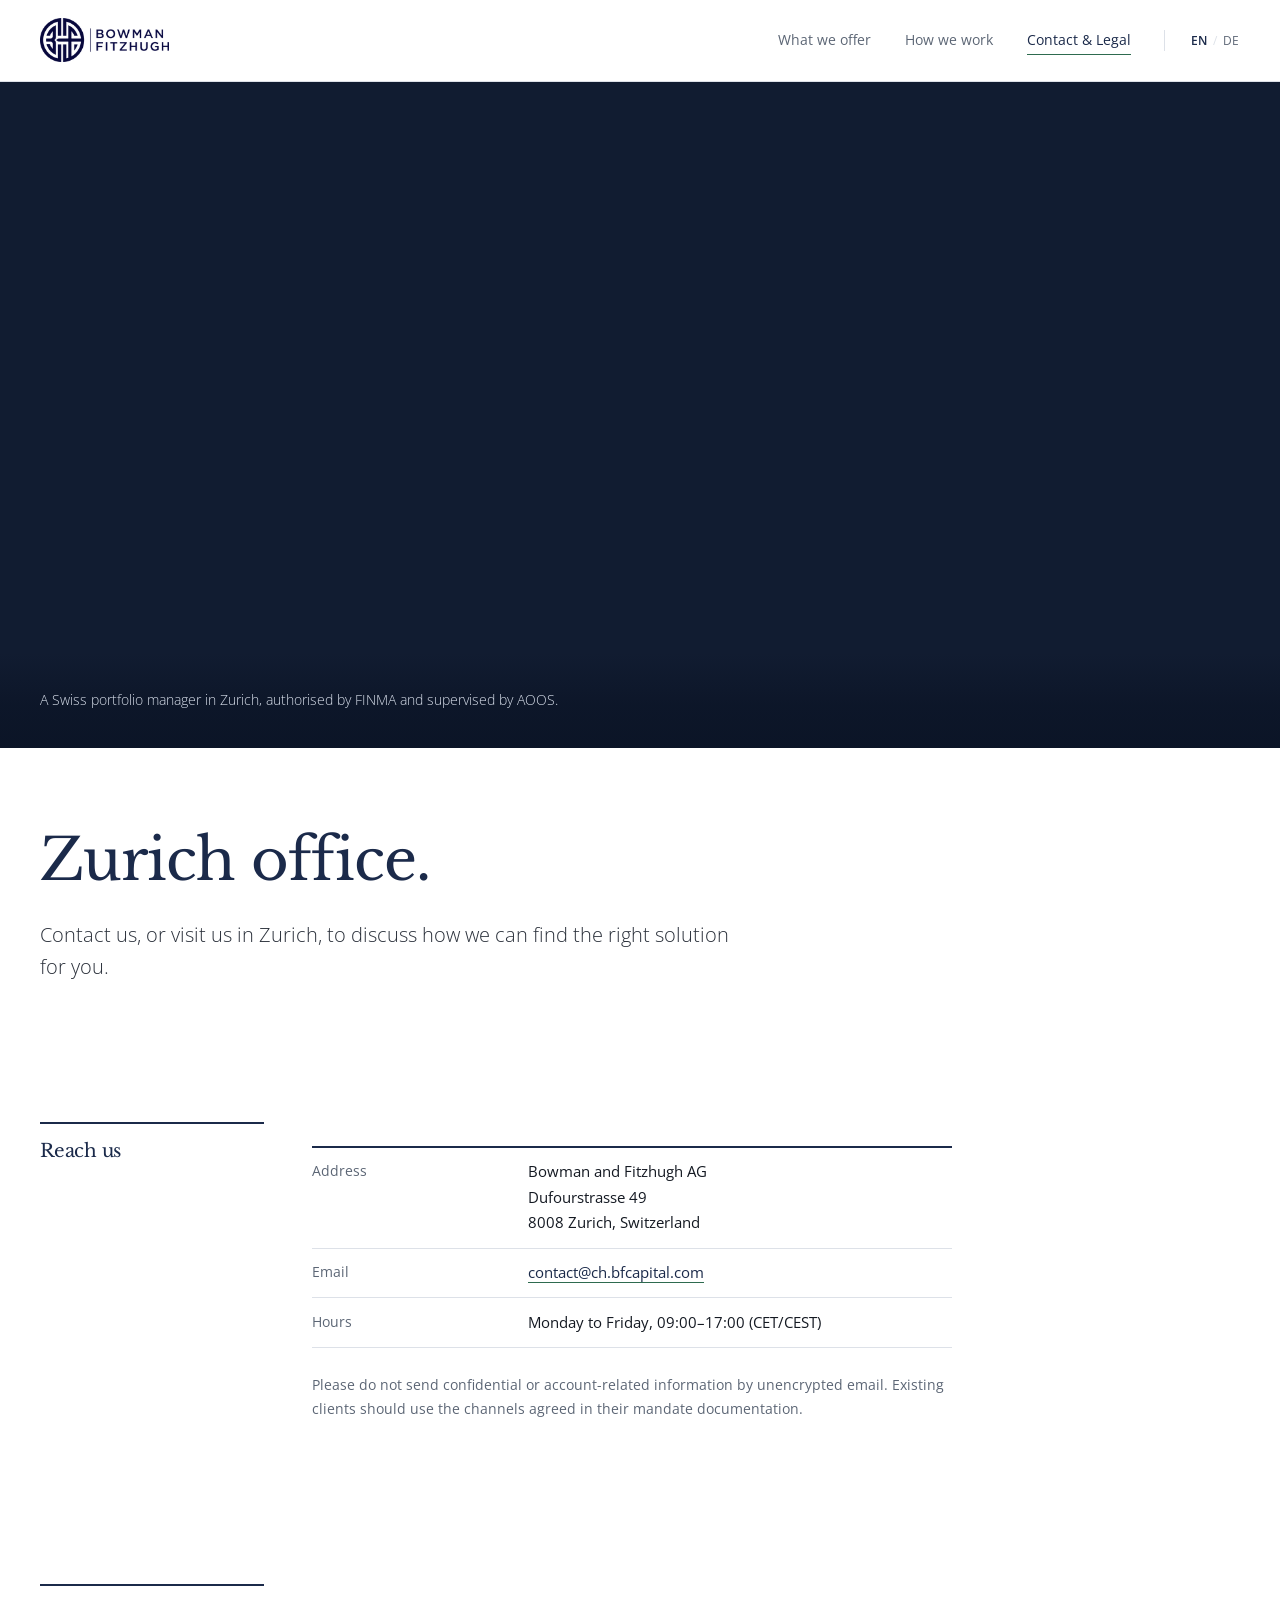
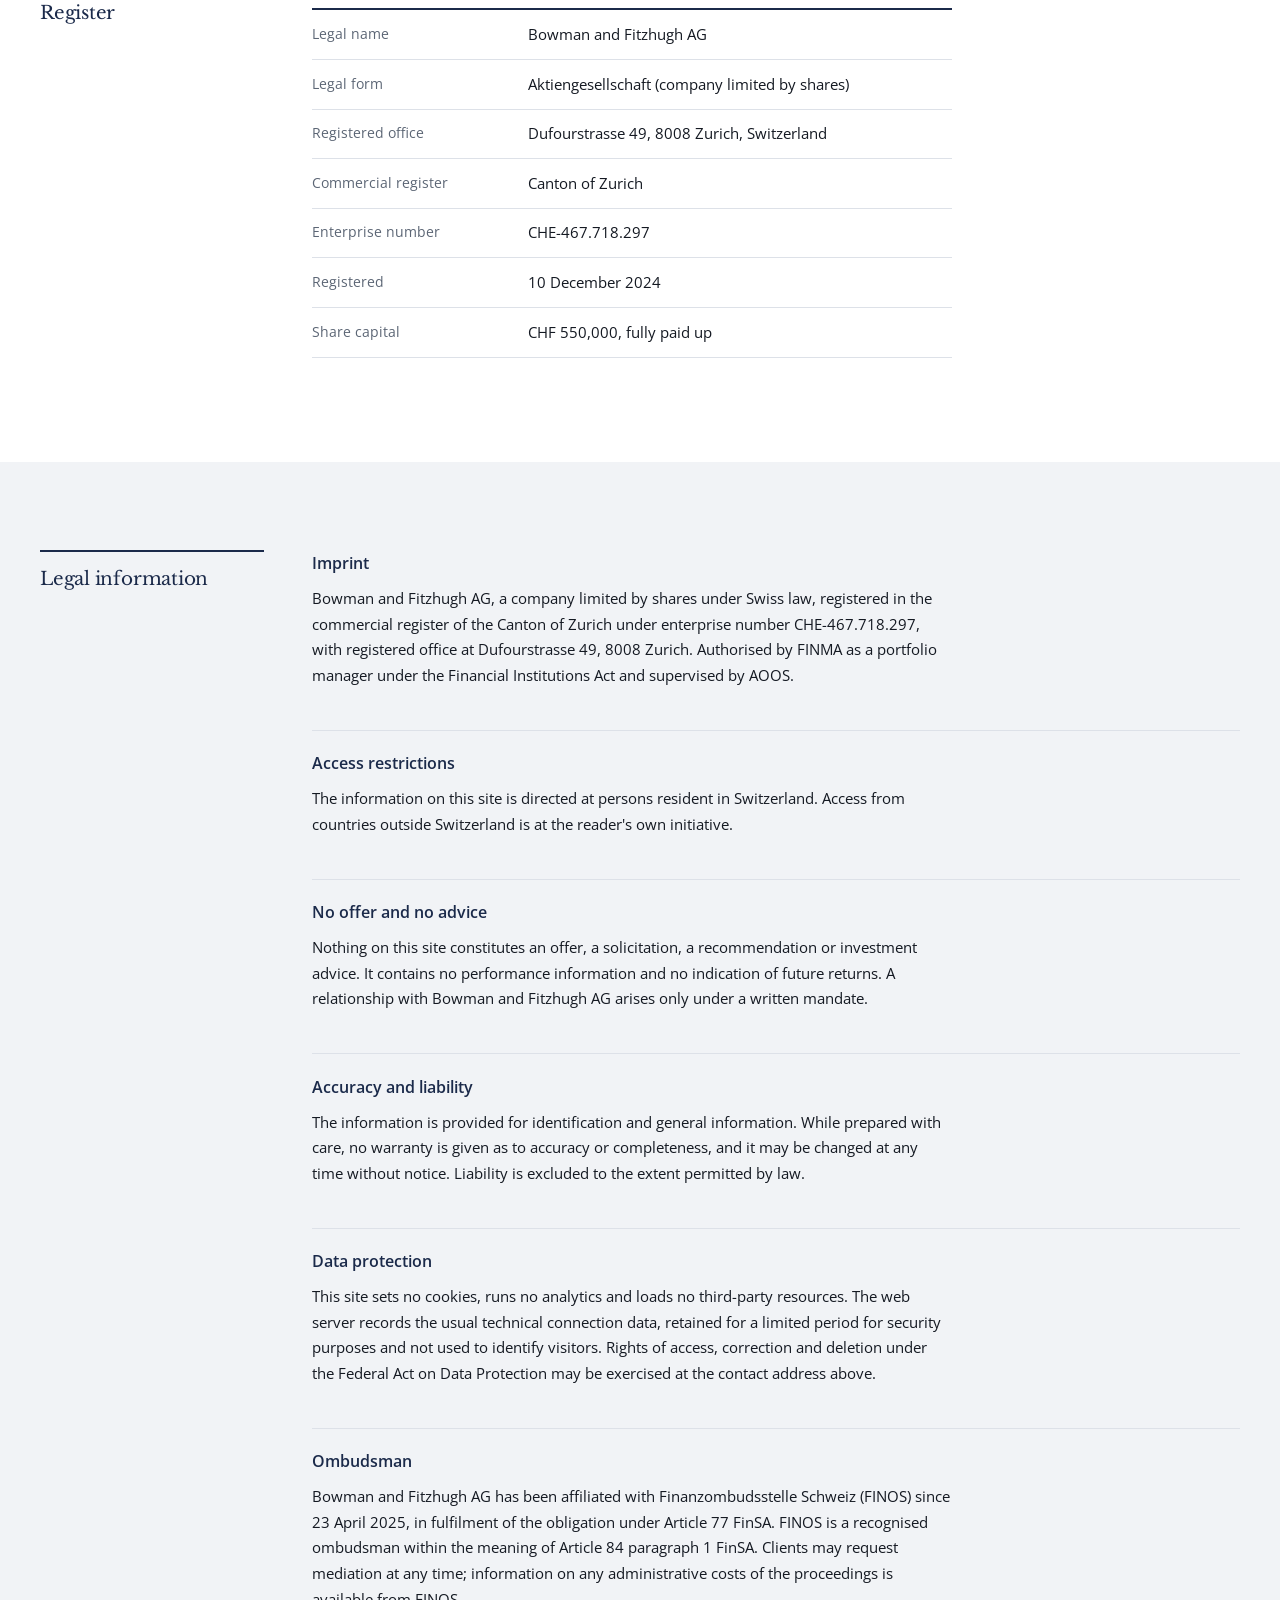
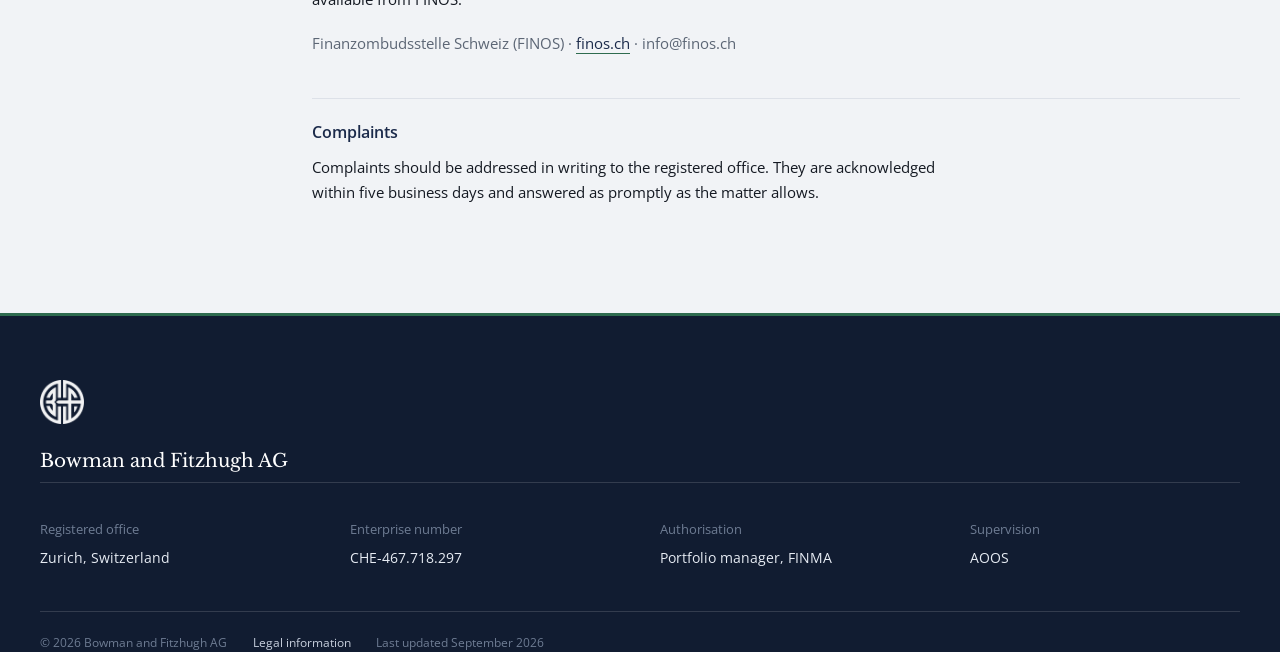
<file: en/contact-legal/index.html>
<!DOCTYPE html>
<html lang="en">
<head>
<meta charset="utf-8">
<meta name="viewport" content="width=device-width, initial-scale=1">
<title>Contact and legal information — Bowman and Fitzhugh AG</title>
<meta name="description" content="Registered office Dufourstrasse 49, 8008 Zurich. Imprint, access restrictions, data protection and ombudsman details.">
<link rel="canonical" href="https://ch.bfcapital.com/en/contact-legal/">
<link rel="alternate" hreflang="en" href="https://ch.bfcapital.com/en/contact-legal/">
<link rel="alternate" hreflang="de-CH" href="https://ch.bfcapital.com/de/kontakt-recht/">
<link rel="alternate" hreflang="x-default" href="https://ch.bfcapital.com/en/contact-legal/">
<link rel="icon" type="image/png" href="/img/favicon.png">
<meta property="og:type" content="website">
<meta property="og:site_name" content="Bowman and Fitzhugh AG">
<meta property="og:title" content="Contact and legal information — Bowman and Fitzhugh AG">
<meta property="og:description" content="Registered office Dufourstrasse 49, 8008 Zurich. Imprint, access restrictions, data protection and ombudsman details.">
<meta property="og:url" content="https://ch.bfcapital.com/en/contact-legal/">
<meta property="og:image" content="https://ch.bfcapital.com/img/og-image.jpg">
<meta property="og:image:width" content="1200">
<meta property="og:image:height" content="630">
<meta property="og:locale" content="en_GB">
<meta property="og:locale:alternate" content="de_CH">
<meta name="twitter:card" content="summary_large_image">
<link rel="preload" href="/fonts/open-sans-latin-400-normal.woff2" as="font" type="font/woff2" crossorigin>
<link rel="preload" href="/fonts/libre-baskerville-latin-400-normal.woff2" as="font" type="font/woff2" crossorigin>
<link rel="stylesheet" href="/css/site.css">
</head>
<body class="en">
<header>
<div class="bar">
<a class="wordmark" href="/en/"><img alt="Bowman and Fitzhugh AG" src="/img/lockup-blue.png"/></a>
<nav>
<a data-nav="home" href="/en/"><span data-l="en">What we offer</span></a>
<a data-nav="firm" href="/en/how-we-work/"><span data-l="en">How we work</span></a>
<a aria-current="page" class="on" data-nav="contact" href="/en/contact-legal/"><span data-l="en">Contact &amp; Legal</span></a>
<span class="lang">
<a aria-current="true" class="on" href="/en/contact-legal/" hreflang="en" lang="en">EN</a><i>/</i><a href="/de/kontakt-recht/" hreflang="de-CH" lang="de-CH">DE</a>
</span>
</nav>
</div>
</header>

<div class="hero">
<picture>
<source media="(max-width:700px)" srcset="/img/bfch-hero-mobile.webp 900w" type="image/webp"/>
<source sizes="100vw" srcset="/img/bfch-hero-800.webp 800w, /img/bfch-hero-1100.webp 1100w, /img/bfch-hero-1400.webp 1400w, /img/bfch-hero-1600.webp 1600w" type="image/webp"/>
<img alt="Zurich's old town and the Hong Kong skyline merged into a single waterfront: St. Peter's clock tower, the Fraumunster spire and the Grossmunster twin towers on the left, the Bank of China Tower and the IFC tower on the right." decoding="async" fetchpriority="high" height="780" src="/img/bfch-hero-1400.jpg" width="1600"/>
</picture>
<div class="cap">
<div>
<p data-l="en">A Swiss portfolio manager in Zurich, authorised by FINMA and supervised by AOOS.</p>

</div>
</div>
</div>
<main>





<div class="page on" id="p-contact">
<div class="wrap mast">
<div data-l="en">
<h1>Zurich office.</h1>
<p class="lede">Contact us, or visit us in Zurich, to discuss how we can find the right solution for you.</p>
</div>

</div>
<section class="block tight">
<div class="wrap cols">
<div class="side">
<h2 data-l="en">Reach us</h2>

</div>
<div>
<dl class="record" data-l="en">
<div class="row"><dt>Address</dt><dd>Bowman and Fitzhugh AG<br/>Dufourstrasse 49<br/>8008 Zurich, Switzerland</dd></div>
<div class="row"><dt>Email</dt><dd><a href="mailto:contact@ch.bfcapital.com">contact@ch.bfcapital.com</a></dd></div>
<div class="row"><dt>Hours</dt><dd>Monday to Friday, 09:00–17:00 (CET/CEST)</dd></div>
</dl>
<p class="note" data-l="en" style="margin-top:1.6rem">Please do not send confidential or account-related information by unencrypted email. Existing clients should use the channels agreed in their mandate documentation.</p>


</div>
</div>
</section>
<section class="block">
<div class="wrap cols">
<div class="side">
<h2 data-l="en">Register</h2>

</div>
<div>
<dl class="record" data-l="en">
<div class="row"><dt>Legal name</dt><dd>Bowman and Fitzhugh AG</dd></div>
<div class="row"><dt>Legal form</dt><dd>Aktiengesellschaft (company limited by shares)</dd></div>
<div class="row"><dt>Registered office</dt><dd>Dufourstrasse 49, 8008 Zurich, Switzerland</dd></div>
<div class="row"><dt>Commercial register</dt><dd>Canton of Zurich</dd></div>
<div class="row"><dt>Enterprise number</dt><dd>CHE-467.718.297</dd></div>
<div class="row"><dt>Registered</dt><dd>10 December 2024</dd></div>
<div class="row"><dt>Share capital</dt><dd>CHF 550,000, fully paid up</dd></div>
</dl>

</div>
</div>
</section>
<section class="block wash legal">
<div class="wrap cols">
<div class="side">
<h2 data-l="en">Legal information</h2>

</div>
<div>
<div data-l="en">
<h3>Imprint</h3>
<p>Bowman and Fitzhugh AG, a company limited by shares under Swiss law, registered in the commercial register of the Canton of Zurich under enterprise number CHE-467.718.297, with registered office at Dufourstrasse 49, 8008 Zurich. Authorised by FINMA as a portfolio manager under the Financial Institutions Act and supervised by AOOS.</p>
<h3>Access restrictions</h3>
<p>The information on this site is directed at persons resident in Switzerland. Access from countries outside Switzerland is at the reader's own initiative.</p>
<h3>No offer and no advice</h3>
<p>Nothing on this site constitutes an offer, a solicitation, a recommendation or investment advice. It contains no performance information and no indication of future returns. A relationship with Bowman and Fitzhugh AG arises only under a written mandate.</p>
<h3>Accuracy and liability</h3>
<p>The information is provided for identification and general information. While prepared with care, no warranty is given as to accuracy or completeness, and it may be changed at any time without notice. Liability is excluded to the extent permitted by law.</p>
<h3>Data protection</h3>
<p>This site sets no cookies, runs no analytics and loads no third-party resources. The web server records the usual technical connection data, retained for a limited period for security purposes and not used to identify visitors. Rights of access, correction and deletion under the Federal Act on Data Protection may be exercised at the contact address above.</p>
<h3>Ombudsman</h3>
<p>Bowman and Fitzhugh AG has been affiliated with Finanzombudsstelle Schweiz (FINOS) since 23 April 2025, in fulfilment of the obligation under Article 77 FinSA. FINOS is a recognised ombudsman within the meaning of Article 84 paragraph 1 FinSA. Clients may request mediation at any time; information on any administrative costs of the proceedings is available from FINOS.</p>
<p class="note">Finanzombudsstelle Schweiz (FINOS) · <a href="https://www.finos.ch/" rel="noopener" target="_blank">finos.ch</a> · info@finos.ch</p>
<h3>Complaints</h3>
<p>Complaints should be addressed in writing to the registered office. They are acknowledged within five business days and answered as promptly as the matter allows.</p>
</div>

</div>
</div>
</section>
</div>
</main>
<footer>
<div class="fin">
<img alt="" class="fmark" src="/img/mark-white.png"/>
<p class="fname">Bowman and Fitzhugh AG</p>
<div class="fcols">
<div>
<h4 data-l="en">Registered office</h4>

<p class="val" data-l="en">Zurich, Switzerland</p>

</div>
<div>
<h4 data-l="en">Enterprise number</h4>

<p class="val">CHE-467.718.297</p>
</div>
<div>
<h4 data-l="en">Authorisation</h4>

<p class="val" data-l="en">Portfolio manager, FINMA</p>

</div>
<div>
<h4 data-l="en">Supervision</h4>

<p class="val">AOOS</p>
</div>
</div>
<div class="fbot">
<span>© 2026 Bowman and Fitzhugh AG</span>
<a href="/en/contact-legal/"><span data-l="en">Legal information</span></a>
<span data-l="en">Last updated September 2026</span>

</div>
</div>
</footer>

</body>
</html>
</file>
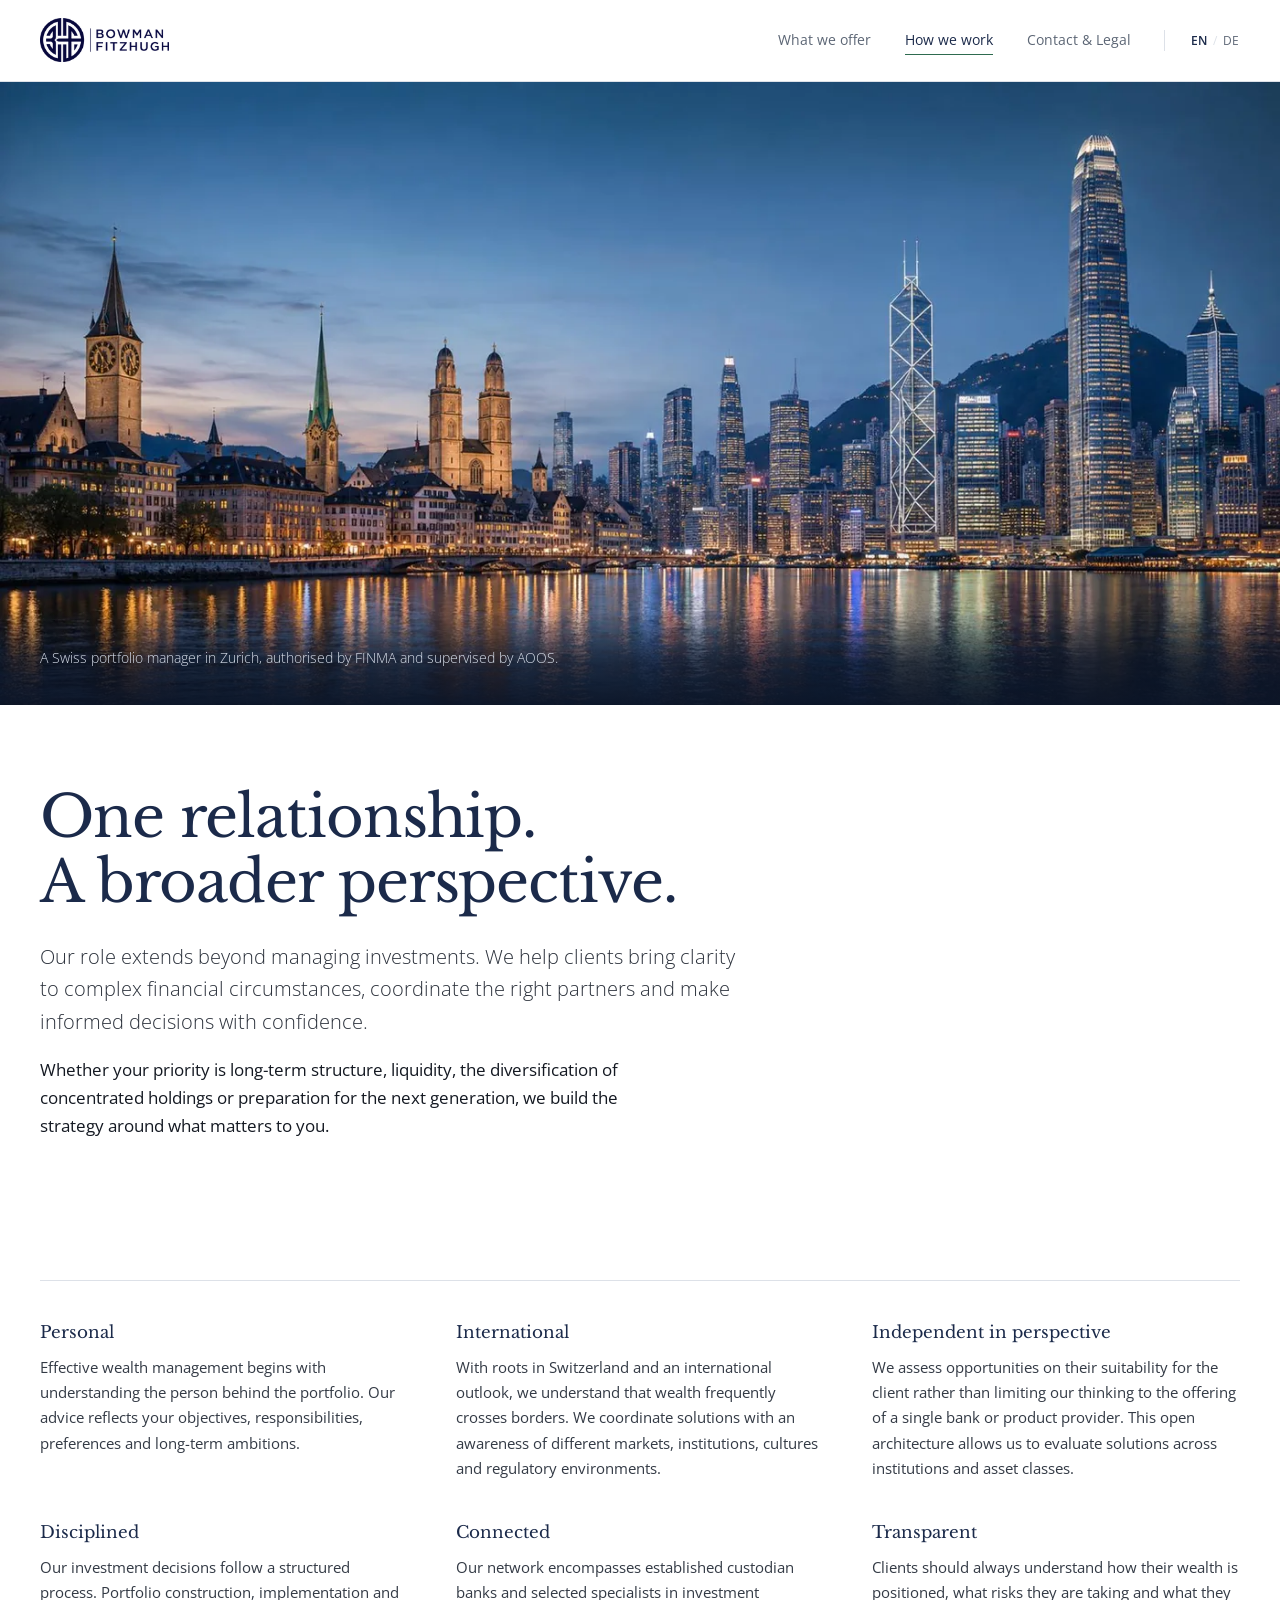
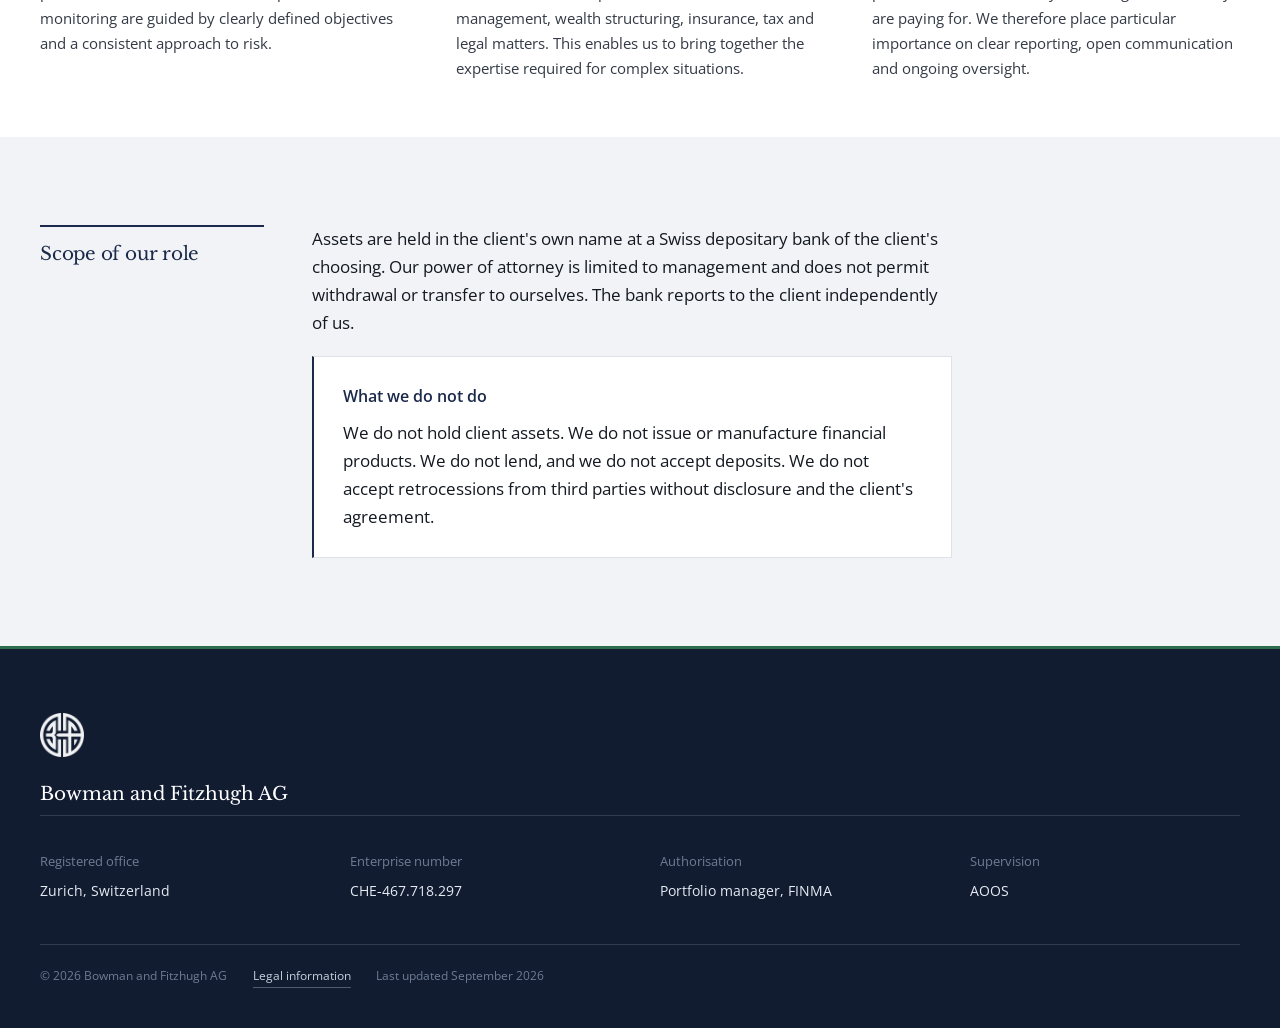
<file: en/how-we-work/index.html>
<!DOCTYPE html>
<html lang="en">
<head>
<meta charset="utf-8">
<meta name="viewport" content="width=device-width, initial-scale=1">
<title>How we work — Bowman and Fitzhugh AG</title>
<meta name="description" content="How the firm works: personal, disciplined, transparent. Assets are held at third-party Swiss depositary banks; we take no custody of client assets.">
<link rel="canonical" href="https://ch.bfcapital.com/en/how-we-work/">
<link rel="alternate" hreflang="en" href="https://ch.bfcapital.com/en/how-we-work/">
<link rel="alternate" hreflang="de-CH" href="https://ch.bfcapital.com/de/wie-wir-arbeiten/">
<link rel="alternate" hreflang="x-default" href="https://ch.bfcapital.com/en/how-we-work/">
<link rel="icon" type="image/png" href="/img/favicon.png">
<meta property="og:type" content="website">
<meta property="og:site_name" content="Bowman and Fitzhugh AG">
<meta property="og:title" content="How we work — Bowman and Fitzhugh AG">
<meta property="og:description" content="How the firm works: personal, disciplined, transparent. Assets are held at third-party Swiss depositary banks; we take no custody of client assets.">
<meta property="og:url" content="https://ch.bfcapital.com/en/how-we-work/">
<meta property="og:image" content="https://ch.bfcapital.com/img/og-image.jpg">
<meta property="og:image:width" content="1200">
<meta property="og:image:height" content="630">
<meta property="og:locale" content="en_GB">
<meta property="og:locale:alternate" content="de_CH">
<meta name="twitter:card" content="summary_large_image">
<link rel="preload" href="/fonts/open-sans-latin-400-normal.woff2" as="font" type="font/woff2" crossorigin>
<link rel="preload" href="/fonts/libre-baskerville-latin-400-normal.woff2" as="font" type="font/woff2" crossorigin>
<link rel="stylesheet" href="/css/site.css">
</head>
<body class="en">
<header>
<div class="bar">
<a class="wordmark" href="/en/"><img alt="Bowman and Fitzhugh AG" src="/img/lockup-blue.png"/></a>
<nav>
<a data-nav="home" href="/en/"><span data-l="en">What we offer</span></a>
<a aria-current="page" class="on" data-nav="firm" href="/en/how-we-work/"><span data-l="en">How we work</span></a>
<a data-nav="contact" href="/en/contact-legal/"><span data-l="en">Contact &amp; Legal</span></a>
<span class="lang">
<a aria-current="true" class="on" href="/en/how-we-work/" hreflang="en" lang="en">EN</a><i>/</i><a href="/de/wie-wir-arbeiten/" hreflang="de-CH" lang="de-CH">DE</a>
</span>
</nav>
</div>
</header>

<div class="hero">
<picture>
<source media="(max-width:700px)" srcset="/img/bfch-hero-mobile.webp 900w" type="image/webp"/>
<source sizes="100vw" srcset="/img/bfch-hero-800.webp 800w, /img/bfch-hero-1100.webp 1100w, /img/bfch-hero-1400.webp 1400w, /img/bfch-hero-1600.webp 1600w" type="image/webp"/>
<img alt="Zurich's old town and the Hong Kong skyline merged into a single waterfront: St. Peter's clock tower, the Fraumunster spire and the Grossmunster twin towers on the left, the Bank of China Tower and the IFC tower on the right." decoding="async" fetchpriority="high" height="780" src="/img/bfch-hero-1400.jpg" width="1600"/>
</picture>
<div class="cap">
<div>
<p data-l="en">A Swiss portfolio manager in Zurich, authorised by FINMA and supervised by AOOS.</p>

</div>
</div>
</div>
<main>



<div class="page on" id="p-firm">
<div class="wrap mast">
<div data-l="en">
<h1>One relationship.<br/>A broader perspective.</h1>
<p class="lede">Our role extends beyond managing investments. We help clients bring clarity to complex financial circumstances, coordinate the right partners and make informed decisions with confidence.</p>
<p>Whether your priority is long-term structure, liquidity, the diversification of concentrated holdings or preparation for the next generation, we build the strategy around what matters to you.</p>
</div>

</div>
<section class="block tight">
<div class="wrap">
<div class="prin" data-l="en">
<div><h3>Personal</h3><p>Effective wealth management begins with understanding the person behind the portfolio. Our advice reflects your objectives, responsibilities, preferences and long-term ambitions.</p></div>
<div><h3>International</h3><p>With roots in Switzerland and an international outlook, we understand that wealth frequently crosses borders. We coordinate solutions with an awareness of different markets, institutions, cultures and regulatory environments.</p></div>
<div><h3>Independent in perspective</h3><p>We assess opportunities on their suitability for the client rather than limiting our thinking to the offering of a single bank or product provider. This open architecture allows us to evaluate solutions across institutions and asset classes.</p></div>
<div><h3>Disciplined</h3><p>Our investment decisions follow a structured process. Portfolio construction, implementation and monitoring are guided by clearly defined objectives and a consistent approach to risk.</p></div>
<div><h3>Connected</h3><p>Our network encompasses established custodian banks and selected specialists in investment management, wealth structuring, insurance, tax and legal matters. This enables us to bring together the expertise required for complex situations.</p></div>
<div><h3>Transparent</h3><p>Clients should always understand how their wealth is positioned, what risks they are taking and what they are paying for. We therefore place particular importance on clear reporting, open communication and ongoing oversight.</p></div>
</div>

</div>
</section>
<section class="block wash">
<div class="wrap cols">
<div class="side">
<h2 data-l="en">Scope of our role</h2>

</div>
<div>
<p data-l="en">Assets are held in the client's own name at a Swiss depositary bank of the client's choosing. Our power of attorney is limited to management and does not permit withdrawal or transfer to ourselves. The bank reports to the client independently of us.</p>

<div class="excl">
<div data-l="en">
<h3>What we do not do</h3>
<p>We do not hold client assets. We do not issue or manufacture financial products. We do not lend, and we do not accept deposits. We do not accept retrocessions from third parties without disclosure and the client's agreement.</p>
</div>

</div>
</div>
</div>
</section>
</div>


</main>
<footer>
<div class="fin">
<img alt="" class="fmark" src="/img/mark-white.png"/>
<p class="fname">Bowman and Fitzhugh AG</p>
<div class="fcols">
<div>
<h4 data-l="en">Registered office</h4>

<p class="val" data-l="en">Zurich, Switzerland</p>

</div>
<div>
<h4 data-l="en">Enterprise number</h4>

<p class="val">CHE-467.718.297</p>
</div>
<div>
<h4 data-l="en">Authorisation</h4>

<p class="val" data-l="en">Portfolio manager, FINMA</p>

</div>
<div>
<h4 data-l="en">Supervision</h4>

<p class="val">AOOS</p>
</div>
</div>
<div class="fbot">
<span>© 2026 Bowman and Fitzhugh AG</span>
<a href="/en/contact-legal/"><span data-l="en">Legal information</span></a>
<span data-l="en">Last updated September 2026</span>

</div>
</div>
</footer>

</body>
</html>
</file>
<file: css/site.css>
/* Self-hosted fonts (SIL Open Font License 1.1). No third-party requests. */
@font-face{font-family:"Libre Baskerville";font-style:normal;font-weight:400;font-display:swap;src:url(/fonts/libre-baskerville-latin-ext-400-normal.woff2) format("woff2");unicode-range:U+0100-02BA,U+02BD-02C5,U+02C7-02CC,U+02CE-02D7,U+02DD-02FF,U+0304,U+0308,U+0329,U+1D00-1DBF,U+1E00-1E9F,U+1EF2-1EFF,U+2020,U+20A0-20AB,U+20AD-20C0,U+2113,U+2C60-2C7F,U+A720-A7FF}
@font-face{font-family:"Libre Baskerville";font-style:normal;font-weight:400;font-display:swap;src:url(/fonts/libre-baskerville-latin-400-normal.woff2) format("woff2");unicode-range:U+0000-00FF,U+0131,U+0152-0153,U+02BB-02BC,U+02C6,U+02DA,U+02DC,U+0304,U+0308,U+0329,U+2000-206F,U+20AC,U+2122,U+2191,U+2193,U+2212,U+2215,U+FEFF,U+FFFD}
@font-face{font-family:"Libre Baskerville";font-style:italic;font-weight:400;font-display:swap;src:url(/fonts/libre-baskerville-latin-ext-400-italic.woff2) format("woff2");unicode-range:U+0100-02BA,U+02BD-02C5,U+02C7-02CC,U+02CE-02D7,U+02DD-02FF,U+0304,U+0308,U+0329,U+1D00-1DBF,U+1E00-1E9F,U+1EF2-1EFF,U+2020,U+20A0-20AB,U+20AD-20C0,U+2113,U+2C60-2C7F,U+A720-A7FF}
@font-face{font-family:"Libre Baskerville";font-style:italic;font-weight:400;font-display:swap;src:url(/fonts/libre-baskerville-latin-400-italic.woff2) format("woff2");unicode-range:U+0000-00FF,U+0131,U+0152-0153,U+02BB-02BC,U+02C6,U+02DA,U+02DC,U+0304,U+0308,U+0329,U+2000-206F,U+20AC,U+2122,U+2191,U+2193,U+2212,U+2215,U+FEFF,U+FFFD}
@font-face{font-family:"Open Sans";font-style:normal;font-weight:300;font-display:swap;src:url(/fonts/open-sans-latin-ext-300-normal.woff2) format("woff2");unicode-range:U+0100-02BA,U+02BD-02C5,U+02C7-02CC,U+02CE-02D7,U+02DD-02FF,U+0304,U+0308,U+0329,U+1D00-1DBF,U+1E00-1E9F,U+1EF2-1EFF,U+2020,U+20A0-20AB,U+20AD-20C0,U+2113,U+2C60-2C7F,U+A720-A7FF}
@font-face{font-family:"Open Sans";font-style:normal;font-weight:300;font-display:swap;src:url(/fonts/open-sans-latin-300-normal.woff2) format("woff2");unicode-range:U+0000-00FF,U+0131,U+0152-0153,U+02BB-02BC,U+02C6,U+02DA,U+02DC,U+0304,U+0308,U+0329,U+2000-206F,U+20AC,U+2122,U+2191,U+2193,U+2212,U+2215,U+FEFF,U+FFFD}
@font-face{font-family:"Open Sans";font-style:normal;font-weight:400;font-display:swap;src:url(/fonts/open-sans-latin-ext-400-normal.woff2) format("woff2");unicode-range:U+0100-02BA,U+02BD-02C5,U+02C7-02CC,U+02CE-02D7,U+02DD-02FF,U+0304,U+0308,U+0329,U+1D00-1DBF,U+1E00-1E9F,U+1EF2-1EFF,U+2020,U+20A0-20AB,U+20AD-20C0,U+2113,U+2C60-2C7F,U+A720-A7FF}
@font-face{font-family:"Open Sans";font-style:normal;font-weight:400;font-display:swap;src:url(/fonts/open-sans-latin-400-normal.woff2) format("woff2");unicode-range:U+0000-00FF,U+0131,U+0152-0153,U+02BB-02BC,U+02C6,U+02DA,U+02DC,U+0304,U+0308,U+0329,U+2000-206F,U+20AC,U+2122,U+2191,U+2193,U+2212,U+2215,U+FEFF,U+FFFD}
@font-face{font-family:"Open Sans";font-style:normal;font-weight:600;font-display:swap;src:url(/fonts/open-sans-latin-ext-600-normal.woff2) format("woff2");unicode-range:U+0100-02BA,U+02BD-02C5,U+02C7-02CC,U+02CE-02D7,U+02DD-02FF,U+0304,U+0308,U+0329,U+1D00-1DBF,U+1E00-1E9F,U+1EF2-1EFF,U+2020,U+20A0-20AB,U+20AD-20C0,U+2113,U+2C60-2C7F,U+A720-A7FF}
@font-face{font-family:"Open Sans";font-style:normal;font-weight:600;font-display:swap;src:url(/fonts/open-sans-latin-600-normal.woff2) format("woff2");unicode-range:U+0000-00FF,U+0131,U+0152-0153,U+02BB-02BC,U+02C6,U+02DA,U+02DC,U+0304,U+0308,U+0329,U+2000-206F,U+20AC,U+2122,U+2191,U+2193,U+2212,U+2215,U+FEFF,U+FFFD}

:root{
  --navy:#1B2A4A;
  --navy-deep:#111C31;
  --green:#2E6B4F;
  --paper:#FFFFFF;
  --wash:#F1F3F6;
  --ink:#141922;
  --muted:#5C6675;
  --faint:#9AA3B1;
  --rule:#DDE1E8;
  --measure:40rem;
}
*{box-sizing:border-box}
html{-webkit-text-size-adjust:100%;scroll-behavior:smooth}
body{
  margin:0;background:var(--paper);color:var(--ink);
  font-family:"Open Sans",-apple-system,BlinkMacSystemFont,"Segoe UI",Helvetica,Arial,sans-serif;
  font-size:16.5px;line-height:1.7;font-weight:400;
}
h1,h2,h3,h4{margin:0;color:var(--navy);font-weight:400}
h1,.serif{font-family:"Libre Baskerville",Georgia,serif}




/* ---------- logo ---------- */
.wordmark img,.wm img{display:block;height:44px;width:auto}
.wordmark,.wm{display:inline-block;line-height:1}
.wordmark .sub,.wm .sub{display:block;font-family:"Open Sans",sans-serif;font-size:.58rem;
  letter-spacing:.2em;color:var(--muted);margin-top:.3rem;padding-left:calc(44px + .5rem)}
.fmark{height:44px;width:auto;display:block;margin-bottom:1.3rem;opacity:.95}
.mark{position:relative;overflow:hidden}
.mark > *{position:relative;z-index:1}
.mark::after{content:"";position:absolute;z-index:0;top:50%;right:-70px;width:340px;height:340px;
  transform:translateY(-50%);background:url(/img/mark-watermark.png) no-repeat center/contain;opacity:.16;pointer-events:none}
@media (max-width:900px){.mark::after{display:none}}
@media (max-width:640px){.wordmark img,.wm img{height:34px}
  .wordmark .sub,.wm .sub{padding-left:calc(34px + .4rem);font-size:.54rem}}

/* ---------- header ---------- */
header{position:sticky;top:0;z-index:50;background:var(--paper);border-bottom:1px solid var(--rule)}
.bar{max-width:82rem;margin:0 auto;padding:1.15rem 2.5rem;
  display:flex;align-items:center;justify-content:space-between;gap:2rem;flex-wrap:wrap}
.wordmark{font-family:"Libre Baskerville",Georgia,serif;font-size:1.02rem;color:var(--navy);
  text-decoration:none;letter-spacing:.01em;white-space:nowrap}
.wordmark sup{font-size:.55em;color:var(--green);vertical-align:super;letter-spacing:0}
nav{display:flex;align-items:center;gap:2.1rem;flex-wrap:wrap}
nav a{font-size:.85rem;color:var(--muted);text-decoration:none;padding:.15rem 0;
  border-bottom:1.5px solid transparent}
nav a:hover{color:var(--navy)}
nav a.on{color:var(--navy);border-bottom-color:var(--green)}
.lang{padding-left:1.6rem;border-left:1px solid var(--rule);display:flex;gap:.35rem;align-items:center}
.lang button{background:none;border:0;padding:0;cursor:pointer;font:inherit;font-size:.78rem;
  color:var(--muted);letter-spacing:.04em}
.lang button.on{color:var(--navy);font-weight:600}
.lang i{color:var(--rule);font-style:normal;font-size:.78rem}

/* ---------- layout ---------- */
.page{display:none}
.page.on{display:block}
.wrap{max-width:82rem;margin:0 auto;padding:0 2.5rem}
.narrow{max-width:var(--measure)}
section.block{padding:5.5rem 0}
section.block.tight{padding:3.5rem 0}
.wash{background:var(--wash)}

h1{font-size:clamp(2.15rem,5.2vw,3.6rem);line-height:1.12;letter-spacing:-.018em}
h2{font-size:clamp(1.5rem,2.6vw,2.05rem);line-height:1.24;letter-spacing:-.012em;
  font-family:"Libre Baskerville",Georgia,serif;margin-bottom:1.2rem}
h3{font-size:1.02rem;font-weight:600;font-family:"Open Sans",sans-serif;margin:2.2rem 0 .55rem;color:var(--navy)}
p{margin:0 0 1.2rem;max-width:var(--measure)}
.lede{font-size:clamp(1.08rem,1.6vw,1.28rem);line-height:1.58;color:#2B313B;font-weight:300;max-width:44rem}
.note{font-size:.88rem;color:var(--muted)}
.ph{color:#A9B1BD}

/* ---------- hero ---------- */
.hero{position:relative;background:var(--navy-deep);overflow:hidden}
.hero picture,.hero img{display:block;width:100%;height:auto}
.hero img{max-height:74vh;object-fit:cover;object-position:center bottom}
.hero .cap{
  position:absolute;left:0;right:0;bottom:0;padding:2.2rem 2.5rem;
  background:linear-gradient(to top,rgba(11,20,38,.94) 0%,rgba(11,20,38,.72) 45%,rgba(11,20,38,0) 100%);
}
.hero .cap div{max-width:82rem;margin:0 auto}
.hero .cap p{color:#D7DEEA;font-size:.9rem;margin:0;max-width:34rem;font-weight:300}
.hero .cap .code{color:#7C8CA6;margin-bottom:.5rem}
.hero .cap .code b{color:#6FAE8C}

/* ---------- masthead ---------- */
.mast{padding:5rem 0 4rem}
.mast h1{margin-bottom:1.6rem}

/* ---------- regulatory tiles (sound.capital stat-tile form) ---------- */
.tiles{display:grid;grid-template-columns:repeat(auto-fit,minmax(15rem,1fr));
  border-top:1px solid var(--rule)}
.tile{padding:2.4rem 2rem 2.4rem 0;border-bottom:1px solid var(--rule)}
.tile .tok{font-family:"Libre Baskerville",Georgia,serif;font-size:2.1rem;color:var(--navy);
  line-height:1;display:block;margin-bottom:.85rem;letter-spacing:-.01em;font-variant-numeric:tabular-nums}
.tile .tok.sm{font-size:1.32rem;letter-spacing:0}
.tile p{font-size:.9rem;color:var(--muted);margin:0;max-width:17rem}

/* ---------- quote ---------- */
.quote{border-left:2px solid var(--green);padding-left:2rem;max-width:44rem}
.quote p{font-family:"Libre Baskerville",Georgia,serif;font-size:clamp(1.15rem,2vw,1.5rem);
  line-height:1.5;color:var(--navy);margin:0}

/* ---------- two-col ---------- */
.cols{display:grid;grid-template-columns:14rem 1fr;gap:3rem}
.cols .side{border-top:2px solid var(--navy);padding-top:1rem}
.cols .side .code{margin-bottom:.3rem}
.cols .side h2{font-size:1.15rem;margin:0}

/* ---------- record ---------- */
.record{max-width:var(--measure);border-top:2px solid var(--navy);margin-top:1.5rem}
.record .row{display:grid;grid-template-columns:12rem 1fr;gap:1.5rem;
  padding:.72rem 0;border-bottom:1px solid var(--rule)}
.record dt{font-size:.85rem;color:var(--muted)}
.record dd{margin:0;font-size:.94rem;font-variant-numeric:tabular-nums}
.record dd a{color:var(--navy);text-decoration:none;border-bottom:1px solid var(--green)}
.record dd a:hover{color:var(--green)}

/* ---------- lists ---------- */
ul.plain{max-width:var(--measure);margin:0 0 1.3rem;padding:0;list-style:none}
ul.plain li{position:relative;padding-left:1.2rem;margin-bottom:.55rem}
ul.plain li::before{content:"";position:absolute;left:0;top:.78em;width:.45rem;height:1px;background:var(--green)}

.excl{max-width:var(--measure);padding:1.6rem 1.8rem;background:#fff;border:1px solid var(--rule);border-left:2px solid var(--navy)}
.excl h3{margin-top:0}
.excl p:last-child{margin-bottom:0}

/* ---------- service blocks ---------- */
.svc{border-top:2px solid var(--navy);padding-top:1.8rem;margin-top:0}
.svc .side{border-top:0;padding-top:0}
.svc + .svc{margin-top:4rem}
.strap{font-family:"Libre Baskerville",Georgia,serif;font-size:1.18rem;color:var(--green);
  line-height:1.4;margin:0 0 1.1rem}
.glance{margin-top:1.8rem;padding-top:1.2rem;border-top:1px solid var(--rule)}
.glance h4{font-size:.72rem;letter-spacing:.13em;color:var(--faint);font-weight:600;
  margin:0 0 .8rem;font-family:"Open Sans",sans-serif}
.glance ul{margin:0;padding:0;list-style:none;columns:2;column-gap:2.4rem}
.glance li{position:relative;padding-left:1.1rem;margin-bottom:.42rem;font-size:.9rem;
  break-inside:avoid;line-height:1.5}
.glance li::before{content:"";position:absolute;left:0;top:.7em;width:.4rem;height:1px;background:var(--green)}
@media (max-width:700px){.glance ul{columns:1}}

/* ---------- principles ---------- */
.prin{display:grid;grid-template-columns:repeat(auto-fit,minmax(17rem,1fr));
  gap:2.4rem 3rem;border-top:1px solid var(--rule);padding-top:2.4rem}
.prin h3{margin:0 0 .5rem;font-size:1.05rem;font-family:"Libre Baskerville",Georgia,serif;font-weight:400}
.prin p{font-size:.92rem;margin:0;max-width:none;color:#333A45}

/* ---------- legal ---------- */
.legal h3{margin-top:2.6rem;padding-top:1.2rem;border-top:1px solid var(--rule);font-size:1rem}
.legal h3:first-of-type{border-top:0;padding-top:0;margin-top:0}
.legal p{font-size:.94rem}
.legal a{color:var(--navy);text-decoration:none;border-bottom:1px solid var(--green)}
.legal a:hover{color:var(--green)}

/* ---------- footer ---------- */
footer{background:var(--navy-deep);color:#B9C3D4;border-top:3px solid var(--green)}
.fin{max-width:82rem;margin:0 auto;padding:4rem 2.5rem 2.5rem}
.fin .fname{font-family:"Libre Baskerville",Georgia,serif;color:#fff;font-size:1.15rem;margin-bottom:.4rem}
.fin .ftag{font-size:.85rem;color:#7C8CA6;margin-bottom:2.6rem;font-weight:300}
.fcols{display:grid;grid-template-columns:repeat(auto-fit,minmax(12rem,1fr));gap:2.2rem 2.5rem;
  border-top:1px solid rgba(255,255,255,.14);padding-top:2.2rem}
.fcols h4{font-size:.8rem;color:#6E7C93;font-weight:400;margin-bottom:.35rem}
.fcols div p,.fcols div a{font-size:.85rem;line-height:1.75;margin:0;color:#C9D2E0;display:block;text-decoration:none}
.fcols div a:hover{color:#fff}
.fcols .val{color:#E6EBF3;font-variant-numeric:tabular-nums}
.fbot{margin-top:2.6rem;padding-top:1.3rem;border-top:1px solid rgba(255,255,255,.14);
  font-size:.76rem;color:#6E7C93;display:flex;gap:1.6rem;flex-wrap:wrap;align-items:baseline}
.fbot a{color:#C6CEDC;text-decoration:none;border-bottom:1px solid rgba(255,255,255,.28)}
.fbot a:hover{color:#fff;border-bottom-color:#fff}
/* .fcols div p sets display:block and outranks the generic [data-l] hide,
   so the language switch needs a stronger pair of rules here */
.fcols div p[data-l]{display:none}
body.en .fcols div p[data-l="en"],
body.de .fcols div p[data-l="de"]{display:block}

/* ---------- language ---------- */
[data-l]{display:none}
body.en [data-l="en"]{display:revert}
body.de [data-l="de"]{display:revert}
/* display:revert would knock grid containers back to block */
body.en .prin[data-l="en"],body.de .prin[data-l="de"]{display:grid}

@media (max-width:820px){
  .cols{grid-template-columns:1fr;gap:1.6rem}
  .tile{padding-right:0}
}
@media (max-width:640px){
  .wrap,.bar,.fin{padding-left:1.35rem;padding-right:1.35rem}
  section.block{padding:3.4rem 0}
  .mast{padding:3.2rem 0 2.4rem}
  .record .row{grid-template-columns:1fr;gap:.1rem}
  .hero .cap{padding:1.4rem 1.35rem;position:static;background:var(--navy-deep)}
  .hero img{max-height:none}
  nav{gap:1.15rem}
}
@media (prefers-reduced-motion:reduce){html{scroll-behavior:auto}}
a:focus-visible,button:focus-visible{outline:2px solid var(--green);outline-offset:3px}

/* ---------- production: language switch is two real links, not buttons ---------- */
.lang a{font:inherit;font-size:.78rem;color:var(--muted);letter-spacing:.04em;text-decoration:none;padding:0;border:0}
.lang a.on{color:var(--navy);font-weight:600;border:0}

/* ---------- production fix (bug in the mockup): `.mast{padding:5rem 0 4rem}` wiped out the side
   padding that `.wrap` provides, so the page heading touched the screen edge on any window
   narrower than about 1310px, including phones. Side padding restored; nothing else changed. ---------- */
.mast{padding-left:2.5rem;padding-right:2.5rem}
@media (max-width:640px){.mast{padding-left:1.35rem;padding-right:1.35rem}}
</file>
